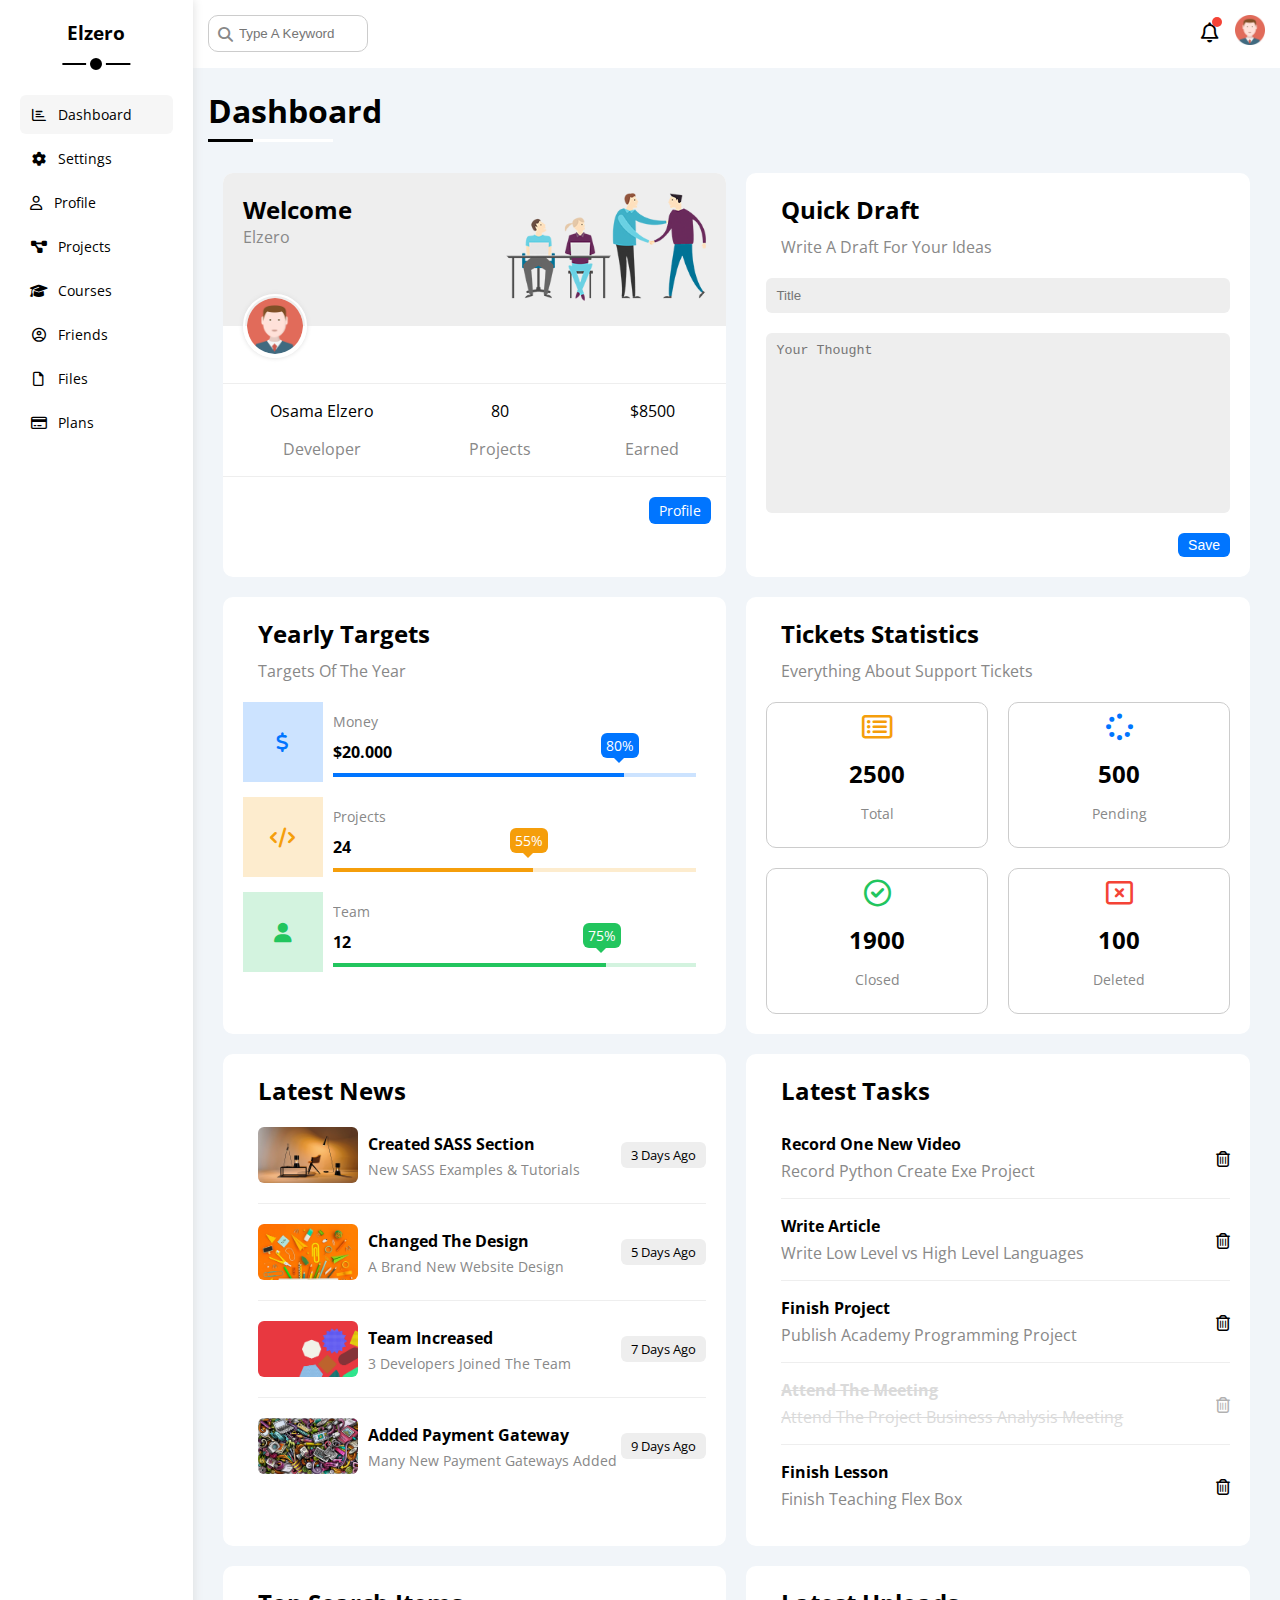
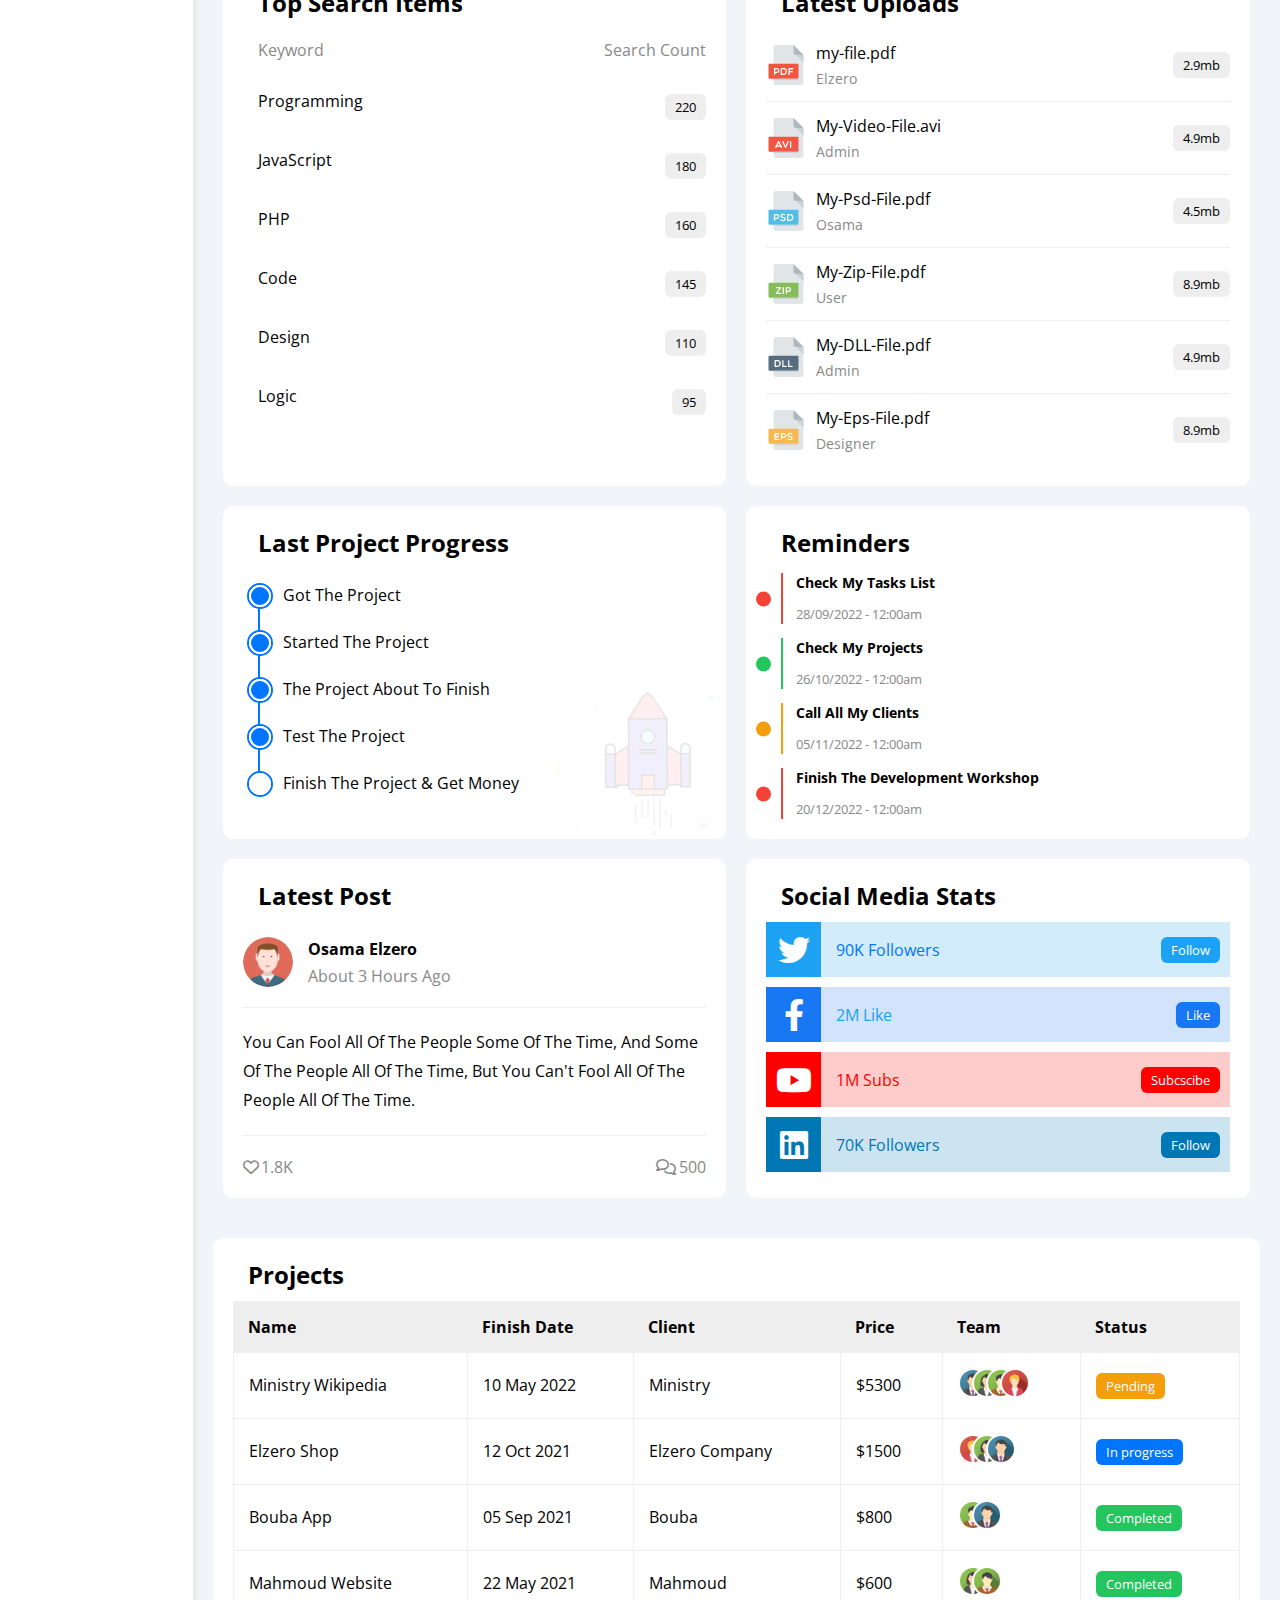
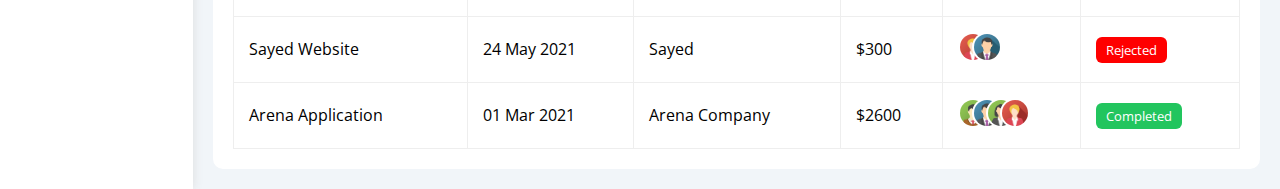
<file: index.html>
<!DOCTYPE html>
<html lang="en">

<head>
    <meta charset="UTF-8">
    <meta http-equiv="X-UA-Compatible" content="IE=edge">
    <meta name="viewport" content="width=device-width, initial-scale=1.0">
    <title>Home page</title>
    <link rel="stylesheet" href="css/framework.css">
    <link rel="stylesheet" href="css/master.css">
    <link rel="stylesheet" href="css/all.min.css">
    <link rel="preconnect" href="https://fonts.googleapis.com" />
    <link rel="preconnect" href="https://fonts.gstatic.com" crossorigin />
    <link href="https://fonts.googleapis.com/css2?family=Open+Sans:wght@300;500&display=swap" rel="stylesheet" />
</head>

<body>
    <div class="page d-flex">

        <!-- Start Sidebar-->
        <div class="sidebar bg-white p-20 p-relative">
            <h3 class="p-relative txt-c mt-0">Elzero</h3>
            <ul>
                <li>
                    <a class="active d-flex align-center fs-14 c-black rad-6 p-10" href="index.html">
                        <i class="fa-regular fa-chart-bar fa-fw "></i>
                        <span class="hide-mobile">Dashboard</span>
                    </a>

                </li>

                <li>
                    <a class="d-flex align-center fs-14 c-black rad-6 p-10" href="settings.html">
                        <i class="fa-solid fa-gear fa-fw "></i>
                        <span class="hide-mobile">Settings</span>
                    </a>

                </li>
                <li>
                    <a class="d-flex align-center fs-14 c-black rad-6 p-10" href="profile.html">
                        <i class="fa-regular fa-user "></i>
                        <span class="hide-mobile">Profile</span>
                    </a>

                </li>
                <li>
                    <a class="d-flex align-center fs-14 c-black rad-6 p-10" href="">
                        <i class="fa-solid fa-diagram-project fa-fw "></i>
                        <span class="hide-mobile">Projects</span>
                    </a>

                </li>
                <li>
                    <a class="d-flex align-center fs-14 c-black rad-6 p-10" href="courses.html">
                        <i class="fa-solid fa-graduation-cap fa-fw "></i>
                        <span class="hide-mobile">Courses</span>
                    </a>

                </li>
                <li>
                    <a class="d-flex align-center fs-14 c-black rad-6 p-10" href="friends.html">
                        <i class="fa-regular fa-circle-user fa-fw "></i>
                        <span class="hide-mobile">Friends</span>
                    </a>

                </li>
                <li>
                    <a class="d-flex align-center fs-14 c-black rad-6 p-10" href="files.html">
                        <i class="fa-regular fa-file fa-fw "></i>
                        <span class="hide-mobile">Files</span>
                    </a>

                </li>
                <li>
                    <a class="d-flex align-center fs-14 c-black rad-6 p-10" href="plans">
                        <i class="fa-regular fa-credit-card fa-fw "></i>
                        <span class="hide-mobile">Plans</span>
                    </a>

                </li>
            </ul>
        </div>
        <!-- End Sidebar-->
        <!-- Start Content-->
        <div class="content w-full">
            <!-- Start Head-->
            <div class="head bg-white p-15 between-flex">
                <div class="search-bar p-relative">
                    <input class="rad-6 p-10" type="search" placeholder="Type A Keyword">
                </div>
                <div class="icon">
                    <i class="fa-regular fa-bell fa-lg "></i>
                    <img src="images/avatar.png" alt="">
                </div>
            </div>
            <!-- End Head-->
            <h1 class="pl-15 p-relative">Dashboard</h1>
            <!--Start Wrapper-->
            <div class="wrapper d-grid gap-20 p-20">
                <div class="welcome bg-white rad-10 txt-c-mobile block-mobile">
                    <div class="intro p-20 bg-eee d-flex space-between">
                        <div>
                            <h2 class="">Welcome</h2>
                            <p class="c-grey mt-5">Elzero</p>
                        </div>
                        <div>
                            <img src="images/welcome.png" alt="">
                        </div>
                    </div>
                    <img class="avatar" src="images/avatar.png" alt="">
                    <div class="body d-flex space-around txt-c ">
                        <div>
                            <h3>Osama Elzero</h2>
                                <p class="c-grey">Developer</p>
                        </div>
                        <div>
                            <h3>80</h2>
                                <p class="c-grey">Projects</p>
                        </div>
                        <div>
                            <h3>$8500</h2>
                                <p class="c-grey">Earned</p>
                        </div>
                    </div>
                    <a class="visit d-block mt-5 rad-6 main-color fs-14 bg-blue c-white w-fit btn-shape"
                        href="profile.html">Profile</a>
                </div>


                <div class="quick-draft p-20 bg-white rad-10 txt-c-mobile block-mobile">
                    <h2 class="pl-15 mt-0 mb-10">Quick Draft</h2>
                    <p class="mt-0 mb-20 pl-15 c-grey">Write A Draft For Your Ideas</p>
                    <form action="">
                        <input class="d-block rad-6 mr-10 mb-20 bg-eee p-10 b-none w-full" type="text"
                            placeholder="Title">

                        <textarea class="d-block rad-6 mr-10 mb-20 bg-eee p-10 b-none w-full"
                            placeholder="Your Thought"></textarea>
                        <input class="save rad-6 d-block fs-14 bg-blue c-white b-none w-fit btn-shape" type="submit"
                            value="Save">
                    </form>

                </div>


                <div class="targets p-20 bg-white rad-10 block-mobile">

                    <h2 class="pl-15 mt-0 mb-10">Yearly Targets</h2>
                    <p class="mt-0 mb-20 pl-15 c-grey">Targets Of The Year</p>
                    <div class="target d-flex">
                        <div><i class="fa-solid fa-dollar-sign fa-lg c-blue blue align-center j-center "></i>
                        </div>
                        <div class="content d-flex f-columun w-full m-10">
                            <span class="c-grey fs-14 mb-10">Money</span>
                            <span class="mb-10 f-bold">$20.000</span>
                            <div class="progress blue w-full mb-10 p-relative"><span class="p-absolute bg-blue"
                                    data-attr="80%"></span>
                            </div>

                        </div>
                    </div>
                    <div class="target d-flex">
                        <div><i class="fa-solid fa-code fa-lg c-orange orange align-center j-center "></i></div>
                        <div class="content d-flex f-columun w-full m-10">
                            <span class="c-grey fs-14 mb-10">Projects</span>
                            <span class="mb-10 f-bold">24</span>
                            <div class="progress orange w-full mb-10 p-relative"><span class="p-absolute bg-orange "
                                    data-attr="55%"></span></div>

                        </div>
                    </div>
                    <div class="target d-flex">
                        <div><i class="fa-solid fa-user fa-lg c-green green align-center j-center "></i></div>
                        <div class="content d-flex f-columun w-full m-10">
                            <span class="c-grey fs-14 mb-10">Team</span>
                            <span class="mb-10 f-bold">12</span>
                            <div class="progress green w-full mb-10 p-relative"><span class="p-absolute bg-green "
                                    data-attr="75%"></span>
                            </div>

                        </div>
                    </div>


                </div>
                <div class="tickets p-20 bg-white rad-10 block-mobile">
                    <h2 class="pl-15 mt-0 mb-10">Tickets Statistics</h2>
                    <p class="mt-0 mb-20 pl-15 c-grey">Everything About Support Tickets</p>
                    <div class="boxs d-flex f-wrap gap-20">
                        <div class="content rad-10 d-flex j-center f-columun align-center">
                            <i class="fa-regular fa-rectangle-list fa-2x mb-10 c-orange w-fit "></i>
                            <h2 class="mb-0">2500</h2>
                            <p class="c-grey fs-14">Total</p>
                        </div>

                        <div class="content rad-10 d-flex j-center f-columun  align-center">
                            <i class="fa-solid fa-spinner fa-2x mb-10 c-blue w-fit"></i>
                            <h2 class="mb-0">500</h2>
                            <p class="c-grey fs-14">Pending</p>
                        </div>

                        <div class="content rad-10 d-flex j-center f-columun  align-center">
                            <i class="fa-regular fa-circle-check fa-2x mb-10 c-green w-fit"></i>
                            <h2 class="mb-0">1900</h2>
                            <p class="c-grey fs-14">Closed</p>
                        </div>

                        <div class="content rad-10 d-flex j-center f-columun  align-center">
                            <i class="fa-regular fa-rectangle-xmark fa-2x mb-10 c-red w-fit"></i>
                            <h2 class="mb-0">100</h2>
                            <p class="c-grey fs-14">Deleted</p>
                        </div>
                    </div>

                </div>
                <div class="latest-news bg-white rad-10 p-20 txt-c-mobile ">
                    <h2 class="pl-15 mt-0 mb-10">Latest News</h2>
                    <div class="news-row d-flex align-center space-between ml-15 mb-10 ">
                        <img src="images/news-01.png" class="mr-10 rad-6" alt="">
                        <div class="details block-mobile d-flex align-center space-between flex-1">
                            <div class="detail">
                                <h3 class="fs-16 mb-0">Created SASS Section</h3>
                                <p class="c-grey fs-14 mt-0 mt-5">New SASS Examples & Tutorials</p>
                            </div>
                            <div class="history">
                                <p class="btn-shape bg-eee fs-13 rad-6">3 Days Ago</p>
                            </div>
                        </div>

                    </div>

                    <div
                        class="news-row d-flex align-center block-mobile space-between ml-15 mt-10 mb-10 pt-10 border-eee">
                        <img src="images/news-02.png" class="mr-10 rad-6" alt="">
                        <div class="details block-mobile d-flex align-center space-between flex-1">
                            <div class="detail">
                                <h3 class="fs-16 mb-0">Changed The Design</h3>
                                <p class="c-grey fs-14 mt-0 mt-5">A Brand New Website Design</p>
                            </div>
                            <div class="history">
                                <p class="btn-shape bg-eee fs-13 rad-6">5 Days Ago</p>
                            </div>
                        </div>

                    </div>

                    <div
                        class="news-row d-flex align-center block-mobile space-between ml-15 mt-10 mb-10 pt-10 border-eee">
                        <img src="images/news-03.png" class="mr-10 rad-6" alt="">
                        <div class="details block-mobile d-flex align-center space-between flex-1">
                            <div class="detail">
                                <h3 class="fs-16 mb-0">Team Increased</h3>
                                <p class="c-grey fs-14 mt-0 mt-5">3 Developers Joined The Team</p>
                            </div>
                            <div class="history">
                                <p class="btn-shape bg-eee fs-13 rad-6">7 Days Ago</p>
                            </div>
                        </div>

                    </div>

                    <div
                        class="news-row d-flex align-center block-mobile space-between ml-15 mt-10 mb-10 pt-10 border-eee">
                        <img src="images/news-04.png" class="mr-10 rad-6" alt="">
                        <div class="details block-mobile d-flex align-center space-between flex-1">
                            <div class="detail">
                                <h3 class="fs-16 mb-0">Added Payment Gateway</h3>
                                <p class="c-grey fs-14 mt-0 mt-5">Many New Payment Gateways Added</p>
                            </div>
                            <div class="history">
                                <p class="btn-shape bg-eee fs-13 rad-6">9 Days Ago</p>
                            </div>
                        </div>

                    </div>





                </div>
                <div class="latest-tasks bg-white rad-10 p-20 block-mobile">
                    <h2 class="pl-15 mt-0 mb-10">Latest Tasks</h2>
                    <div class="task-row d-flex align-center space-between ml-15">
                        <div class="details">

                            <h3 class="fs-16 mb-0">Record One New Video</h3>
                            <p class="c-grey fs-16 mt-0 mt-5">Record Python Create Exe Project</p>
                        </div>
                        <i class="fa-regular fa-trash-can delete"></i>
                    </div>

                    <div class="task-row d-flex align-center space-between ml-15 border-eee">
                        <div class="details">

                            <h3 class="fs-16 mb-0">Write Article</h3>
                            <p class="c-grey fs-16 mt-0 mt-5">Write Low Level vs High Level Languages</p>
                        </div>
                        <i class="fa-regular fa-trash-can delete"></i>
                    </div>

                    <div class="task-row d-flex align-center space-between ml-15 border-eee">
                        <div class="details">

                            <h3 class="fs-16 mb-0">Finish Project</h3>
                            <p class="c-grey fs-16 mt-0 mt-5">Publish Academy Programming Project</p>
                        </div>
                        <i class="fa-regular fa-trash-can delete"></i>
                    </div>

                    <div class="task-row d-flex align-center space-between ml-15 border-eee">
                        <div class="details">

                            <h3 class="fs-16 mb-0 c-grey done" style="text-decoration: line-through;">Attend The Meeting
                            </h3>
                            <p class="c-grey fs-16 mt-0 mt-5 c-grey done" style="text-decoration: line-through;">Attend
                                The
                                Project Business Analysis Meeting</p>
                        </div>
                        <i class="fa-regular fa-trash-can done"></i>
                    </div>

                    <div class="task-row d-flex align-center space-between ml-15 border-eee">
                        <div class="details">

                            <h3 class="fs-16 mb-0">Finish Lesson</h3>
                            <p class="c-grey fs-16 mt-0 mt-5">Finish Teaching Flex Box</p>
                        </div>
                        <i class="fa-regular fa-trash-can delete"></i>
                    </div>
                </div>
                <div class="search-items bg-white rad-10 p-20">
                    <h2 class="pl-15 mt-0 mb-20">Top Search Items</h2>
                    <div class="items-head d-flex space-between">
                        <div class="pl-15 mt-0 mb-10 c-grey">Keyword</div>
                        <div class="pl-15 mt-0 mb-10 c-grey">Search Count</div>
                    </div>
                    <div class="items-row mb-10 ml-15 d-flex space-between align-center pt-10">
                        <span>Programming</span>
                        <p class="btn-shape bg-eee fs-13 rad-6 mb-0">220</p>

                    </div>

                    <div class="items-row ml-15 mb-10 d-flex space-between align-center pt-10">
                        <span>JavaScript</span>
                        <p class="btn-shape bg-eee fs-13 rad-6 mb-0">180</p>

                    </div>

                    <div class="items-row ml-15 mb-10 d-flex space-between align-center pt-10">
                        <span>PHP</span>
                        <p class="btn-shape bg-eee fs-13 rad-6 mb-0">160</p>

                    </div>

                    <div class="items-row ml-15 mb-10 d-flex space-between align-center pt-10">
                        <span>Code</span>
                        <p class="btn-shape bg-eee fs-13 rad-6 mb-0">145</p>

                    </div>

                    <div class="items-row ml-15 mb-10 d-flex space-between align-center pt-10">
                        <span>Design</span>
                        <p class="btn-shape bg-eee fs-13 rad-6 mb-0">110</p>

                    </div>

                    <div class="items-row ml-15 mb-10 d-flex space-between align-center pt-10">
                        <span>Logic</span>
                        <p class="btn-shape bg-eee fs-13 rad-6 mb-0">95</p>

                    </div>
                </div>

                <div class="latest-uploads bg-white rad-10 p-20">
                    <h2 class="pl-15 mt-0 mb-10">Latest Uploads</h2>

                    <div class="uploads-row d-flex align-center space-between mt-10 mb-10 pt-10">
                        <div class="details d-flex align-center">
                            <img src="images/pdf.svg" class="mr-10" alt="">
                            <div class="info">
                                <span>my-file.pdf</span>
                                <p class="c-grey fs-14 mb-0 mt-0 mt-5">Elzero</p>
                            </div>
                        </div>
                        <p class="btn-shape bg-eee fs-13 rad-6">2.9mb</p>

                    </div>

                    <div class="uploads-row d-flex align-center space-between mt-10 mb-10 pt-10 border-eee">
                        <div class="details d-flex align-center">
                            <img src="images/avi.svg" class="mr-10" alt="">
                            <div class="info">
                                <span>My-Video-File.avi</span>
                                <p class="c-grey fs-14 mb-0 mt-0 mt-5">Admin</p>
                            </div>
                        </div>
                        <p class="btn-shape bg-eee fs-13 rad-6">4.9mb</p>

                    </div>

                    <div class="uploads-row d-flex align-center space-between mt-10 mb-10 pt-10 border-eee">
                        <div class="details d-flex align-center">
                            <img src="images/psd.svg" class="mr-10" alt="">
                            <div class="info">
                                <span>My-Psd-File.pdf</span>
                                <p class="c-grey fs-14 mb-0 mt-0 mt-5">Osama</p>
                            </div>
                        </div>
                        <p class="btn-shape bg-eee fs-13 rad-6">4.5mb</p>

                    </div>

                    <div class="uploads-row d-flex align-center space-between mt-10 mb-10 pt-10 border-eee">
                        <div class="details d-flex align-center">
                            <img src="images/zip.svg" class="mr-10" alt="">
                            <div class="info">
                                <span>My-Zip-File.pdf</span>
                                <p class="c-grey fs-14 mb-0 mt-0 mt-5">User</p>
                            </div>
                        </div>
                        <p class="btn-shape bg-eee fs-13 rad-6">8.9mb</p>

                    </div>

                    <div class="uploads-row d-flex align-center space-between mt-10 mb-10 pt-10 border-eee">
                        <div class="details d-flex align-center">
                            <img src="images/dll.svg" class="mr-10" alt="">
                            <div class="info">
                                <span>My-DLL-File.pdf</span>
                                <p class="c-grey fs-14 mb-0 mt-0 mt-5">Admin</p>
                            </div>
                        </div>
                        <p class="btn-shape bg-eee fs-13 rad-6">4.9mb</p>

                    </div>

                    <div class="uploads-row d-flex align-center space-between mt-10 mb-10 pt-10 border-eee">
                        <div class="details d-flex align-center">
                            <img src="images/eps.svg" class="mr-10" alt="">
                            <div class="info">
                                <span>My-Eps-File.pdf</span>
                                <p class="c-grey fs-14 mb-0 mt-0 mt-5">Designer</p>
                            </div>
                        </div>
                        <p class="btn-shape bg-eee fs-13 rad-6">8.9mb</p>

                    </div>
                </div>
                <div class="last-project bg-white rad-10 p-20 p-relative">
                    <h2 class="pl-15 mt-0 mb-20">Last Project Progress</h2>
                    <img src="images/project.png" alt="">

                    <div class="project-rows pl-25 ml-25 p-relative ">

                        <div class="project-row mt-25 pl-15 p-relative"><span>Got The Project</span></div>
                        <div class="project-row mt-25 pl-15 p-relative"><span>Started The Project</span></div>
                        <div class="project-row mt-25 pl-15 p-relative"><span>The Project About To Finish</span></div>
                        <div class="project-row mt-25 pl-15 p-relative"><span>Test The Project</span></div>
                        <div class="project-row mt-25 pl-15 p-relative"><span>Finish The Project & Get Money</span>
                        </div>

                    </div>

                </div>
                <div class="reminders bg-white p-20 rad-10">
                    <h2 class="pl-15 mt-0 mb-10">Reminders</h2>
                    <div class="reminders-row pl-15 p-relative">
                        <span class="p-absolute"></span>
                        <div class="details pl-15">
                            <h3 class="mb-10 fs-14">Check My Tasks List</h3>
                            <span class="c-grey fs-13 mt-0">28/09/2022 - 12:00am</span>
                        </div>
                    </div>

                    <div class="reminders-row pl-15 p-relative">
                        <span class="p-absolute"></span>
                        <div class="details pl-15">
                            <h3 class="mb-10 fs-14">Check My Projects</h3>
                            <span class="c-grey fs-13 mt-0">26/10/2022 - 12:00am</span>
                        </div>
                    </div>

                    <div class="reminders-row pl-15 p-relative">
                        <span class="p-absolute"></span>
                        <div class="details pl-15">
                            <h3 class="mb-10 fs-14">Call All My Clients</h3>
                            <span class="c-grey fs-13 mt-0">05/11/2022 - 12:00am</span>
                        </div>
                    </div>

                    <div class="reminders-row pl-15 p-relative">
                        <span class="p-absolute"></span>
                        <div class="details pl-15">
                            <h3 class="mb-10 fs-14">Finish The Development Workshop</h3>
                            <span class="c-grey fs-13 mt-0">20/12/2022 - 12:00am</span>
                        </div>
                    </div>
                </div>
                <div class="latest-post bg-white rad-10 p-20 h-fit">
                    <h2 class="pl-15 mt-0 mb-10">Latest Post</h2>
                    <div class="top  d-flex align-center mt-25">
                        <img src="images/avatar.png" alt="">
                        <div class="info  ">
                            <h3 class="mt-0 mb-5 fs-16 pl-15">Osama Elzero</h3>
                            <span class="c-grey fs-16 mt-0 pl-15">About 3 Hours Ago</span>
                        </div>

                    </div>
                    <div class="post-content  pt-20 pb-20 mt-20 mb-20">
                        You Can Fool All Of The People Some Of The Time, And Some Of The People All Of The Time, But
                        You Can't Fool All Of The People All Of The Time.
                    </div>
                    <div class="post-state  d-flex space-between">
                        <div class="heart">
                            <i class="fa-regular fa-heart c-grey"></i>
                            <span class="c-grey">1.8K</span>
                        </div>
                        <div class="comment">
                            <i class="fa-regular fa-comments c-grey"></i>
                            <span class="c-grey pl-5">500</span>
                        </div>
                    </div>
                </div>
                <div class="social-media bg-white rad-10 p-20">
                    <h2 class="pl-15 mt-0 mb-10">Social Media Stats</h2>
                    <div class="social-media-stats">
                        <div class="social-media-row d-flex twitter mt-10">
                            <i class="fa-brands fa-twitter fa-2x  center-flex c-white h-full "></i>
                            <div class="d-flex space-between align-center flex-1 ml-15 mr-10">
                                <span class="c-blue">90K Followers</span>
                                <a class="btn-shape bg-blue c-white fs-13" href="#">Follow</a>
                            </div>
                        </div>

                        <div class="social-media-row d-flex facebook mt-10">
                            <i class="fa-brands fa-facebook-f fa-2x  center-flex c-white bg-blue h-full "></i>
                            <div class="d-flex space-between align-center flex-1 ml-15 mr-10">
                                <span>2M Like</span>
                                <a class="btn-shape c-white fs-13" href="#">Like</a>
                            </div>
                        </div>

                        <div class="social-media-row d-flex youtube mt-10">
                            <i class="fa-brands fa-youtube fa-2x  center-flex c-white bg-blue h-full "></i>
                            <div class="d-flex space-between align-center flex-1 ml-15 mr-10">
                                <span>1M Subs</span>
                                <a class="btn-shape c-white fs-13" href="#">Subcscibe</a>
                            </div>
                        </div>

                        <div class="social-media-row d-flex linkedin mt-10">
                            <i class="fa-brands fa-linkedin fa-2x  center-flex c-white bg-blue h-full "></i>
                            <div class="d-flex space-between align-center flex-1 ml-15 mr-10">
                                <span>70K Followers</span>
                                <a class="btn-shape c-white fs-13" href="#">Follow</a>
                            </div>
                        </div>



                    </div>

                </div>

            </div>
            <div class="projects bg-white p-20 m-20 rad-10">
                <h2 class="pl-15 mt-0 mb-10">Projects</h2>
                <div class="responsive-table">
                    <table cellspacing="1">
                        <thead>
                            <tr>
                                <td>Name</td>
                                <td>Finish Date</td>
                                <td>Client</td>
                                <td>Price</td>
                                <td>Team</td>
                                <td>Status</td>
                            </tr>
                        </thead>
                        <tbody>
                            <tr>
                                <td>Ministry Wikipedia</td>
                                <td>10 May 2022</td>
                                <td>Ministry</td>
                                <td>$5300</td>
                                <td><img src="images/team-01.png" alt="">
                                    <img src="images/team-02.png" alt="">
                                    <img src="images/team-03.png" alt="">
                                    <img src="images/team-05.png" alt="">
                                </td>
                                <td><span class="btn-shape bg-orange">Pending</span></td>
                            </tr>

                            <tr>
                                <td>Elzero Shop</td>
                                <td>12 Oct 2021</td>
                                <td>Elzero Company</td>
                                <td>$1500</td>
                                <td>
                                    <img src="images/team-05.png" alt="">
                                    <img src="images/team-02.png" alt="">
                                    <img src="images/team-01.png" alt="">
                                </td>
                                <td><span class="btn-shape bg-blue"> In progress</span></td>
                            </tr>

                            <tr>
                                <td>Bouba App</td>
                                <td>05 Sep 2021</td>
                                <td>Bouba</td>
                                <td>$800</td>
                                <td>
                                    <img src="images/team-03.png" alt="">
                                    <img src="images/team-01.png" alt="">
                                </td>
                                <td><Span class="btn-shape bg-green">Completed</Span></td>
                            </tr>

                            <tr>
                                <td>Mahmoud Website</td>
                                <td>22 May 2021</td>
                                <td>Mahmoud</td>
                                <td>$600</td>
                                <td>
                                    <img src="images/team-02.png" alt="">
                                    <img src="images/team-03.png" alt="">
                                </td>
                                <td><span class="btn-shape bg-green">Completed</span></td>
                            </tr>

                            <tr>
                                <td>Sayed Website</td>
                                <td>24 May 2021</td>
                                <td>Sayed</td>
                                <td>$300</td>
                                <td>
                                    <img src="images/team-05.png" alt="">
                                    <img src="images/team-01.png" alt="">
                                </td>
                                <td><span class="btn-shape bg-red">Rejected</span></td>
                            </tr>

                            <tr>
                                <td>Arena Application</td>
                                <td>01 Mar 2021</td>
                                <td>Arena Company</td>
                                <td>$2600</td>
                                <td>
                                    <img src="images/team-03.png" alt="">
                                    <img src="images/team-01.png" alt="">
                                    <img src="images/team-02.png" alt="">
                                    <img src="images/team-05.png" alt="">
                                </td>
                                <td><span class="btn-shape bg-green">Completed</span></td>
                            </tr>

                        </tbody>
                    </table>
                </div>
            </div>
            <!--End Wrapper-->
        </div>
        <!-- end Content-->
    </div>
</body>

</html>
</file>
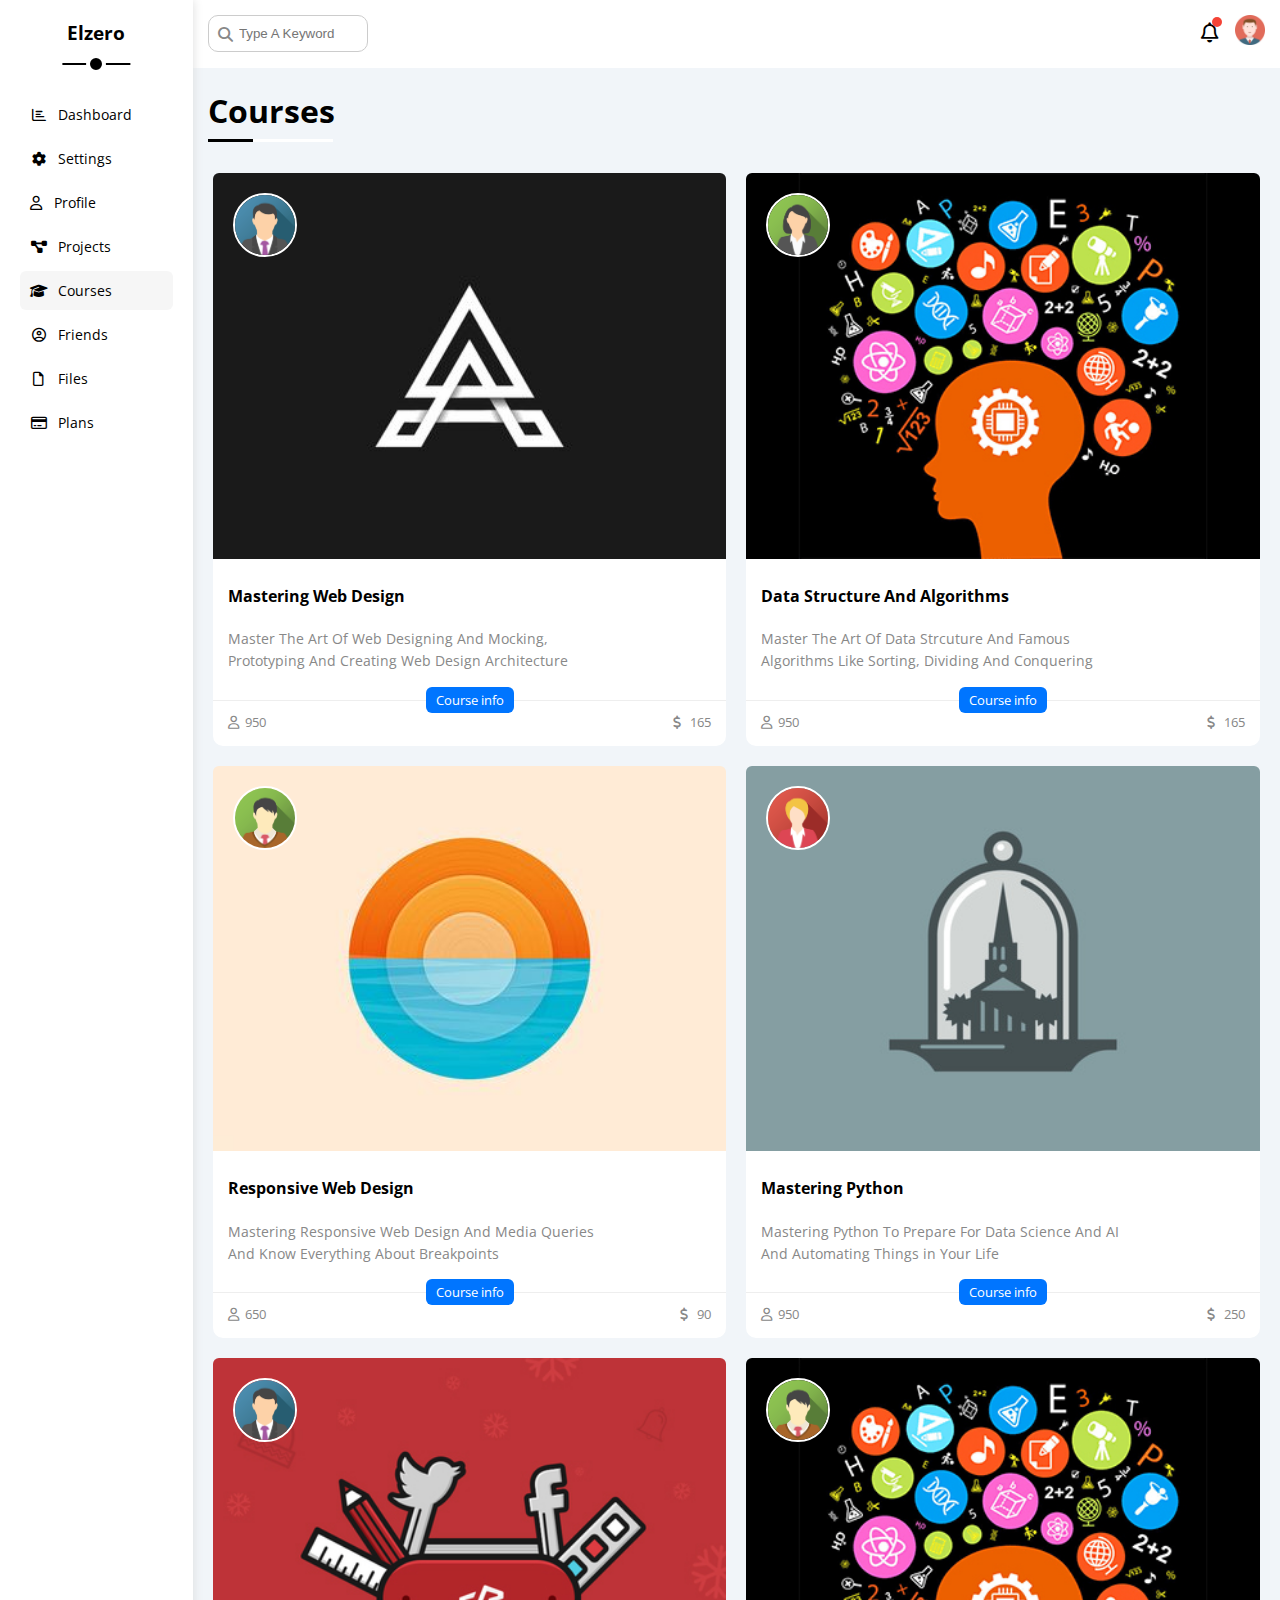
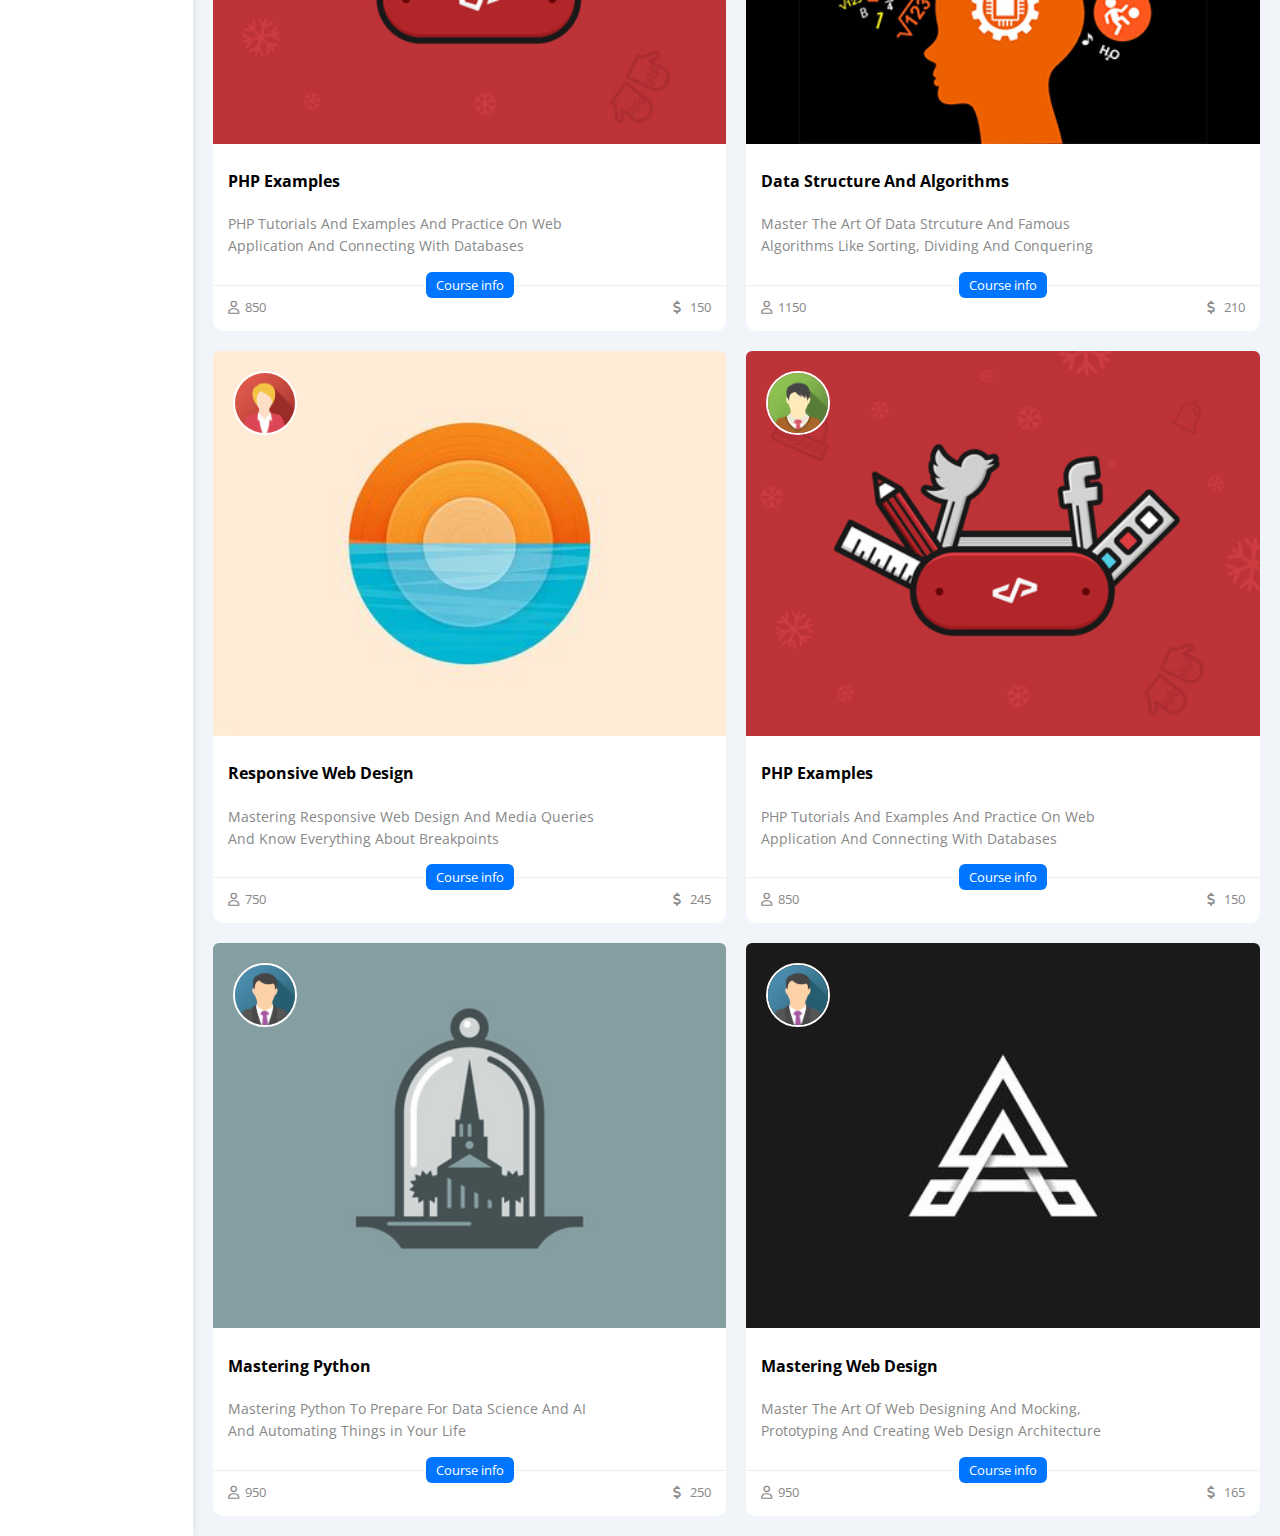
<file: courses.html>
<!DOCTYPE html>
<html lang="en">

<head>
    <meta charset="UTF-8">
    <meta http-equiv="X-UA-Compatible" content="IE=edge">
    <meta name="viewport" content="width=device-width, initial-scale=1.0">
    <title>Courses</title>
    <link rel="stylesheet" href="css/framework.css">
    <link rel="stylesheet" href="css/master.css">
    <link rel="stylesheet" href="css/all.min.css">
    <link rel="preconnect" href="https://fonts.googleapis.com" />
    <link rel="preconnect" href="https://fonts.gstatic.com" crossorigin />
    <link href="https://fonts.googleapis.com/css2?family=Open+Sans:wght@300;500&display=swap" rel="stylesheet" />
</head>

<body>
    <div class="page d-flex">

        <!-- Start Sidebar-->
        <div class="sidebar bg-white p-20 p-relative">
            <h3 class="p-relative txt-c mt-0">Elzero</h3>
            <ul>
                <li>
                    <a class="d-flex align-center fs-14 c-black rad-6 p-10" href="index.html">
                        <i class="fa-regular fa-chart-bar fa-fw "></i>
                        <span class="hide-mobile">Dashboard</span>
                    </a>

                </li>

                <li>
                    <a class="d-flex align-center fs-14 c-black rad-6 p-10" href="settings.html">
                        <i class="fa-solid fa-gear fa-fw "></i>
                        <span class="hide-mobile">Settings</span>
                    </a>

                </li>
                <li>
                    <a class="d-flex align-center fs-14 c-black rad-6 p-10" href="profile.html">
                        <i class="fa-regular fa-user "></i>
                        <span class="hide-mobile">Profile</span>
                    </a>

                </li>
                <li>
                    <a class="projects d-flex align-center fs-14 c-black rad-6 p-10" href="projects.html">
                        <i class="fa-solid fa-diagram-project fa-fw "></i>
                        <span class="hide-mobile">Projects</span>
                    </a>

                </li>
                <li>
                    <a class="active d-flex align-center fs-14 c-black rad-6 p-10" href="courses.html">
                        <i class="fa-solid fa-graduation-cap fa-fw "></i>
                        <span class="hide-mobile">Courses</span>
                    </a>

                </li>
                <li>
                    <a class="d-flex align-center fs-14 c-black rad-6 p-10" href="friends.html">
                        <i class="fa-regular fa-circle-user fa-fw "></i>
                        <span class="hide-mobile">Friends</span>
                    </a>

                </li>
                <li>
                    <a class="d-flex align-center fs-14 c-black rad-6 p-10" href="files.html">
                        <i class="fa-regular fa-file fa-fw "></i>
                        <span class="hide-mobile">Files</span>
                    </a>

                </li>
                <li>
                    <a class="d-flex align-center fs-14 c-black rad-6 p-10" href="plans.html">
                        <i class="fa-regular fa-credit-card fa-fw "></i>
                        <span class="hide-mobile">Plans</span>
                    </a>

                </li>
            </ul>
        </div>
        <!-- End Sidebar-->
        <!-- Start Content-->
        <div class="content w-full">
            <!-- Start Head-->
            <div class="head bg-white p-15 between-flex">
                <div class="search-bar p-relative">
                    <input class="rad-6 p-10" type="search" placeholder="Type A Keyword">
                </div>
                <div class="icon">
                    <i class="fa-regular fa-bell fa-lg "></i>
                    <img src="images/avatar.png" alt="">
                </div>
            </div>
            <!-- End Head-->
            <h1 class="pl-15 p-relative">Courses</h1>
            <div class="courses-page d-grid gap-20 p-20">
                <!-- Start Course section section-->
                <div class="course bg-white rad-10 txt-c-mobile block-mobile">
                    <div>
                        <img class="photo" src="images/course-01.jpg" alt="">
                        <img class="instructor" src="images/team-01.png" alt="">

                    </div>
                    <div class="information pl-15">
                        <h4>Mastering Web Design</h4>
                        <p class="c-grey fs-14 mt-15">Master The Art Of Web Designing And Mocking, Prototyping And
                            Creating Web Design Architecture</p>
                    </div>
                    <div class="btn d-flex mt-15 p-relative">
                        <span class="btn-shape bg-blue c-white fs-13"> Course info</span>
                    </div>


                    <div class="data c-grey fs-13 d-flex space-between ml-15 mr-15 mt-15 mb-15">
                        <div>
                            <i class="fa-regular fa-user"></i>
                            <span>950</span>
                        </div>
                        <div>
                            <i class="fa-solid fa-dollar-sign"></i>
                            <span>165</span>
                        </div>
                    </div>

                </div>
                <!-- End Course section section-->
                <!-- Start Course section section-->
                <div class="course bg-white rad-10 txt-c-mobile block-mobile">
                    <div>
                        <img class="photo" src="images/course-02.jpg" alt="">
                        <img class="instructor" src="images/team-02.png" alt="">

                    </div>
                    <div class="information pl-15">
                        <h4>Data Structure And Algorithms</h4>
                        <p class="c-grey fs-14 mt-15">Master The Art Of Data Strcuture And Famous Algorithms Like
                            Sorting, Dividing And Conquering</p>
                    </div>
                    <div class="btn d-flex mt-15 p-relative">
                        <span class="btn-shape bg-blue c-white fs-13"> Course info</span>
                    </div>


                    <div class="data c-grey fs-13 d-flex space-between ml-15 mr-15 mt-15 mb-15">
                        <div>
                            <i class="fa-regular fa-user"></i>
                            <span>950</span>
                        </div>
                        <div>
                            <i class="fa-solid fa-dollar-sign"></i>
                            <span>165</span>
                        </div>
                    </div>

                </div>
                <!-- End Course section section-->
                <!-- Start Course section section-->
                <div class="course bg-white rad-10 txt-c-mobile block-mobile">
                    <div>
                        <img class="photo" src="images/course-03.jpg" alt="">
                        <img class="instructor" src="images/team-03.png" alt="">

                    </div>
                    <div class="information pl-15">
                        <h4>Responsive Web Design</h4>
                        <p class="c-grey fs-14 mt-15">Mastering Responsive Web Design And Media Queries And Know
                            Everything About Breakpoints</p>
                    </div>
                    <div class="btn d-flex mt-15 p-relative">
                        <span class="btn-shape bg-blue c-white fs-13"> Course info</span>
                    </div>


                    <div class="data c-grey fs-13 d-flex space-between ml-15 mr-15 mt-15 mb-15">
                        <div>
                            <i class="fa-regular fa-user"></i>
                            <span>650</span>
                        </div>
                        <div>
                            <i class="fa-solid fa-dollar-sign"></i>
                            <span>90</span>
                        </div>
                    </div>

                </div>
                <!-- End Course section section-->
                <!-- Start Course section section-->
                <div class="course bg-white rad-10 txt-c-mobile block-mobile">
                    <div>
                        <img class="photo" src="images/course-04.jpg" alt="">
                        <img class="instructor" src="images/team-05.png" alt="">

                    </div>
                    <div class="information pl-15">
                        <h4>Mastering Python</h4>
                        <p class="c-grey fs-14 mt-15">Mastering Python To Prepare For Data Science And AI And Automating
                            Things in Your Life</p>
                    </div>
                    <div class="btn d-flex mt-15 p-relative">
                        <span class="btn-shape bg-blue c-white fs-13"> Course info</span>
                    </div>


                    <div class="data c-grey fs-13 d-flex space-between ml-15 mr-15 mt-15 mb-15">
                        <div>
                            <i class="fa-regular fa-user"></i>
                            <span>950</span>
                        </div>
                        <div>
                            <i class="fa-solid fa-dollar-sign"></i>
                            <span>250</span>
                        </div>
                    </div>

                </div>
                <!-- End Course section section-->
                <!-- Start Course section section-->
                <div class="course bg-white rad-10 txt-c-mobile block-mobile">
                    <div>
                        <img class="photo" src="images/course-05.jpg" alt="">
                        <img class="instructor" src="images/team-01.png" alt="">

                    </div>
                    <div class="information pl-15">
                        <h4>PHP Examples</h4>
                        <p class="c-grey fs-14 mt-15">PHP Tutorials And Examples And Practice On Web Application And
                            Connecting With Databases</p>
                    </div>
                    <div class="btn d-flex mt-15 p-relative">
                        <span class="btn-shape bg-blue c-white fs-13"> Course info</span>
                    </div>


                    <div class="data c-grey fs-13 d-flex space-between ml-15 mr-15 mt-15 mb-15">
                        <div>
                            <i class="fa-regular fa-user"></i>
                            <span>850</span>
                        </div>
                        <div>
                            <i class="fa-solid fa-dollar-sign"></i>
                            <span>150</span>
                        </div>
                    </div>

                </div>
                <!-- End Course section section-->
                <!-- Start Course section section-->
                <div class="course bg-white rad-10 txt-c-mobile block-mobile">
                    <div>
                        <img class="photo" src="images/course-02.jpg" alt="">
                        <img class="instructor" src="images/team-03.png" alt="">

                    </div>
                    <div class="information pl-15">
                        <h4>Data Structure And Algorithms</h4>
                        <p class="c-grey fs-14 mt-15">Master The Art Of Data Strcuture And Famous Algorithms Like
                            Sorting, Dividing And Conquering</p>
                    </div>
                    <div class="btn d-flex mt-15 p-relative">
                        <span class="btn-shape bg-blue c-white fs-13"> Course info</span>
                    </div>


                    <div class="data c-grey fs-13 d-flex space-between ml-15 mr-15 mt-15 mb-15">
                        <div>
                            <i class="fa-regular fa-user"></i>
                            <span>1150</span>
                        </div>
                        <div>
                            <i class="fa-solid fa-dollar-sign"></i>
                            <span>210</span>
                        </div>
                    </div>

                </div>
                <!-- End Course section section-->
                <!-- Start Course section section-->
                <div class="course bg-white rad-10 txt-c-mobile block-mobile">
                    <div>
                        <img class="photo" src="images/course-03.jpg" alt="">
                        <img class="instructor" src="images/team-05.png" alt="">

                    </div>
                    <div class="information pl-15">
                        <h4>Responsive Web Design</h4>
                        <p class="c-grey fs-14 mt-15">Mastering Responsive Web Design And Media Queries And Know
                            Everything About Breakpoints</p>
                    </div>
                    <div class="btn d-flex mt-15 p-relative">
                        <span class="btn-shape bg-blue c-white fs-13"> Course info</span>
                    </div>


                    <div class="data c-grey fs-13 d-flex space-between ml-15 mr-15 mt-15 mb-15">
                        <div>
                            <i class="fa-regular fa-user"></i>
                            <span>750</span>
                        </div>
                        <div>
                            <i class="fa-solid fa-dollar-sign"></i>
                            <span>245</span>
                        </div>
                    </div>

                </div>
                <!-- End Course section section-->
                <!-- Start Course section section-->
                <div class="course bg-white rad-10 txt-c-mobile block-mobile">
                    <div>
                        <img class="photo" src="images/course-05.jpg" alt="">
                        <img class="instructor" src="images/team-03.png" alt="">

                    </div>
                    <div class="information pl-15">
                        <h4>PHP Examples</h4>
                        <p class="c-grey fs-14 mt-15">PHP Tutorials And Examples And Practice On Web Application And
                            Connecting With Databases</p>
                    </div>
                    <div class="btn d-flex mt-15 p-relative">
                        <span class="btn-shape bg-blue c-white fs-13"> Course info</span>
                    </div>


                    <div class="data c-grey fs-13 d-flex space-between ml-15 mr-15 mt-15 mb-15">
                        <div>
                            <i class="fa-regular fa-user"></i>
                            <span>850</span>
                        </div>
                        <div>
                            <i class="fa-solid fa-dollar-sign"></i>
                            <span>150</span>
                        </div>
                    </div>

                </div>
                <!-- End Course section section-->
                <!-- Start Course section section-->
                <div class="course bg-white rad-10 txt-c-mobile block-mobile">
                    <div>
                        <img class="photo" src="images/course-04.jpg" alt="">
                        <img class="instructor" src="images/team-01.png" alt="">

                    </div>
                    <div class="information pl-15">
                        <h4>Mastering Python</h4>
                        <p class="c-grey fs-14 mt-15">Mastering Python To Prepare For Data Science And AI And Automating
                            Things in Your Life</p>
                    </div>
                    <div class="btn d-flex mt-15 p-relative">
                        <span class="btn-shape bg-blue c-white fs-13"> Course info</span>
                    </div>


                    <div class="data c-grey fs-13 d-flex space-between ml-15 mr-15 mt-15 mb-15">
                        <div>
                            <i class="fa-regular fa-user"></i>
                            <span>950</span>
                        </div>
                        <div>
                            <i class="fa-solid fa-dollar-sign"></i>
                            <span>250</span>
                        </div>
                    </div>

                </div>
                <!-- End Course section section-->
                <!-- Start Course section section-->
                <div class="course bg-white rad-10 txt-c-mobile block-mobile">
                    <div>
                        <img class="photo" src="images/course-01.jpg" alt="">
                        <img class="instructor" src="images/team-01.png" alt="">

                    </div>
                    <div class="information pl-15">
                        <h4>Mastering Web Design</h4>
                        <p class="c-grey fs-14 mt-15">Master The Art Of Web Designing And Mocking, Prototyping And
                            Creating Web Design Architecture</p>
                    </div>
                    <div class="btn d-flex mt-15 p-relative">
                        <span class="btn-shape bg-blue c-white fs-13"> Course info</span>
                    </div>


                    <div class="data c-grey fs-13 d-flex space-between ml-15 mr-15 mt-15 mb-15">
                        <div>
                            <i class="fa-regular fa-user"></i>
                            <span>950</span>
                        </div>
                        <div>
                            <i class="fa-solid fa-dollar-sign"></i>
                            <span>165</span>
                        </div>
                    </div>

                </div>
                <!-- End Course section section-->
</file>
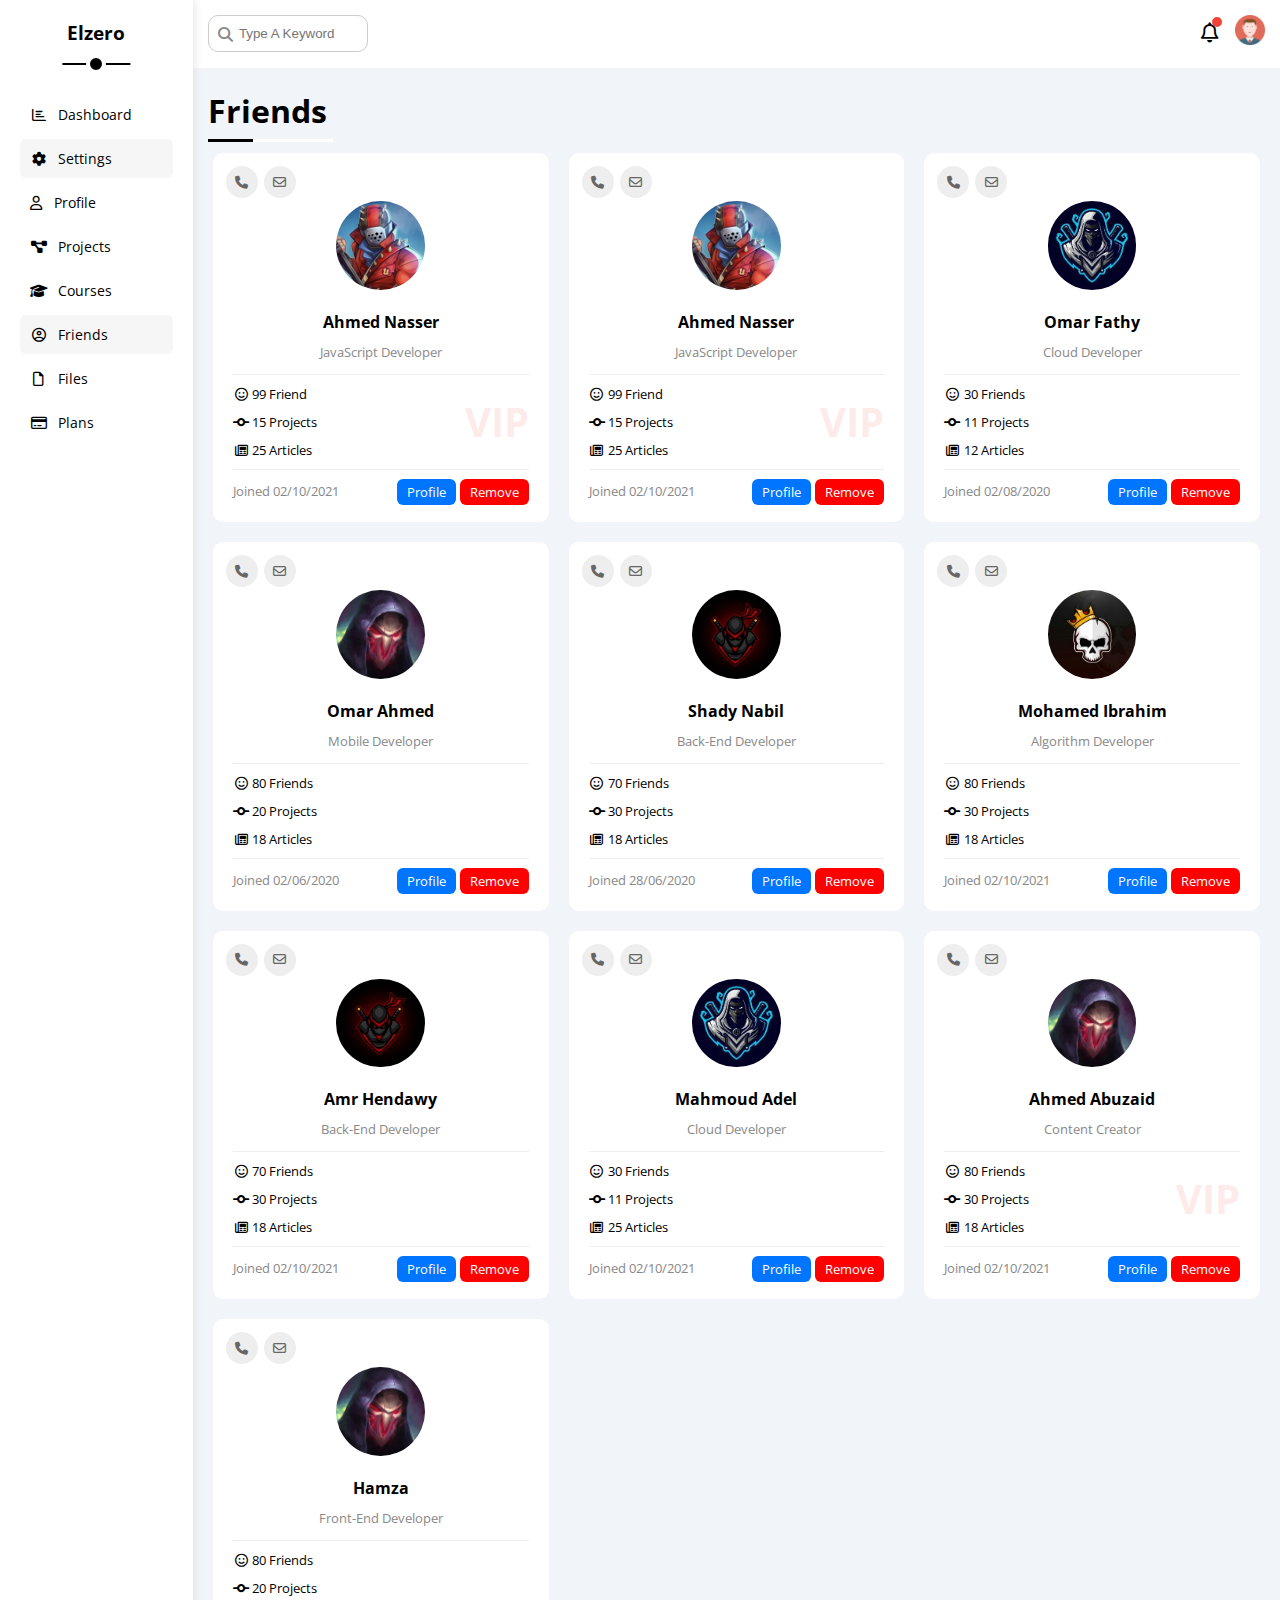
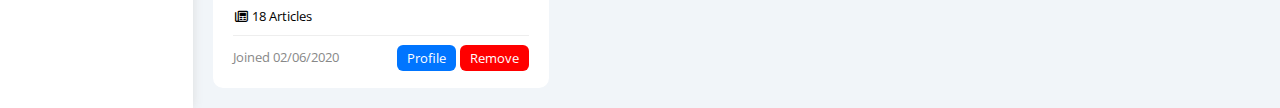
<file: friends.html>
<!DOCTYPE html>
<html lang="en">

<head>
    <meta charset="UTF-8">
    <meta http-equiv="X-UA-Compatible" content="IE=edge">
    <meta name="viewport" content="width=device-width, initial-scale=1.0">
    <title>Friends</title>
    <link rel="stylesheet" href="css/framework.css">
    <link rel="stylesheet" href="css/master.css">
    <link rel="stylesheet" href="css/all.min.css">
    <link rel="preconnect" href="https://fonts.googleapis.com" />
    <link rel="preconnect" href="https://fonts.gstatic.com" crossorigin />
    <link href="https://fonts.googleapis.com/css2?family=Open+Sans:wght@300;500&display=swap" rel="stylesheet" />
</head>

<body>
    <div class="page d-flex">

        <!-- Start Sidebar-->
        <div class="sidebar bg-white p-20 p-relative">
            <h3 class="p-relative txt-c mt-0">Elzero</h3>
            <ul>
                <li>
                    <a class="d-flex align-center fs-14 c-black rad-6 p-10" href="index.html">
                        <i class="fa-regular fa-chart-bar fa-fw "></i>
                        <span class="hide-mobile">Dashboard</span>
                    </a>

                </li>

                <li>
                    <a class="active d-flex align-center fs-14 c-black rad-6 p-10" href="settings.html">
                        <i class="fa-solid fa-gear fa-fw "></i>
                        <span class="hide-mobile">Settings</span>
                    </a>

                </li>
                <li>
                    <a class="d-flex align-center fs-14 c-black rad-6 p-10" href="profile.html">
                        <i class="fa-regular fa-user "></i>
                        <span class="hide-mobile">Profile</span>
                    </a>

                </li>
                <li>
                    <a class="d-flex align-center fs-14 c-black rad-6 p-10" href="projects.html">
                        <i class="fa-solid fa-diagram-project fa-fw "></i>
                        <span class="hide-mobile">Projects</span>
                    </a>

                </li>
                <li>
                    <a class="d-flex align-center fs-14 c-black rad-6 p-10" href="courses.html">
                        <i class="fa-solid fa-graduation-cap fa-fw "></i>
                        <span class="hide-mobile">Courses</span>
                    </a>

                </li>
                <li>
                    <a class="active d-flex align-center fs-14 c-black rad-6 p-10" href="friends.html">
                        <i class="fa-regular fa-circle-user fa-fw "></i>
                        <span class="hide-mobile">Friends</span>
                    </a>

                </li>
                <li>
                    <a class="d-flex align-center fs-14 c-black rad-6 p-10" href="files.html">
                        <i class="fa-regular fa-file fa-fw "></i>
                        <span class="hide-mobile">Files</span>
                    </a>

                </li>
                <li>
                    <a class="d-flex align-center fs-14 c-black rad-6 p-10" href="plans">
                        <i class="fa-regular fa-credit-card fa-fw "></i>
                        <span class="hide-mobile">Plans</span>
                    </a>

                </li>
            </ul>
        </div>
        <!-- End Sidebar-->
        <!-- Start Content-->
        <div class="content w-full">
            <!-- Start Head-->
            <div class="head bg-white p-15 between-flex">
                <div class="search-bar p-relative">
                    <input class="rad-6 p-10" type="search" placeholder="Type A Keyword">
                </div>
                <div class="icon">
                    <i class="fa-regular fa-bell fa-lg "></i>
                    <img src="images/avatar.png" alt="">
                </div>
            </div>
            <!-- End Head-->
            <h1 class="pl-15 p-relative">Friends</h1>
            <div class="friends-page d-grid gap-20 m-20">
                <!---->

                <!--Start Wrapper-->
                <div class="p-20 bg-white rad-10">
                    <div class="contact d-flex">
                        <i class="fa-solid fa-phone fs-13"></i>
                        <i class="fa-regular fa-envelope fs-13 c-grey"></i>
                    </div>
                    <div class="personel-info txt-c">
                        <img src="images/friend-01.jpg" alt="">
                        <h3 class="mb-0 fs-16">Ahmed Nasser</h3>
                        <p class="fs-13 c-grey mt-10">JavaScript Developer</p>
                    </div>
                    <div class="icons mt-10 mb-10 fs-13 p-relative">

                        <div class="mb-10">
                            <i class="fa-regular fa-face-smile fa-fw"></i>
                            <span> 99 Friend</span>
                        </div>
                        <div class="mb-10">
                            <i class="fa-solid fa-code-commit fa-fw"></i>
                            <span> 15 Projects</span>
                        </div>
                        <div class="mb-10">
                            <i class="fa-regular fa-newspaper fa-fw"></i>
                            <span> 25 Articles</span>
                        </div>
                        <h4 class="m-0">VIP</h4>
                    </div>
                    <div class="info d-flex align-center space-between">
                        <span class="c-grey fs-13">Joined 02/10/2021</span>
                        <div><span class="btn-shape bg-blue c-white fs-13">Profile</span>
                            <span class="btn-shape bg-red c-white fs-13">Remove</span>
                        </div>
                    </div>
                </div>

                <div class="p-20 bg-white rad-10">
                    <div class="contact d-flex">
                        <i class="fa-solid fa-phone fs-13"></i>
                        <i class="fa-regular fa-envelope fs-13 c-grey"></i>
                    </div>
                    <div class="personel-info txt-c">
                        <img src="images/friend-01.jpg" alt="">
                        <h3 class="mb-0 fs-16">Ahmed Nasser</h3>
                        <p class="fs-13 c-grey mt-10">JavaScript Developer</p>
                    </div>
                    <div class="icons mt-10 mb-10 fs-13 p-relative">

                        <div class="mb-10">
                            <i class="fa-regular fa-face-smile fa-fw"></i>
                            <span> 99 Friend</span>
                        </div>
                        <div class="mb-10">
                            <i class="fa-solid fa-code-commit fa-fw"></i>
                            <span> 15 Projects</span>
                        </div>
                        <div class="mb-10">
                            <i class="fa-regular fa-newspaper fa-fw"></i>
                            <span> 25 Articles</span>
                        </div>
                        <h4 class="m-0">VIP</h4>
                    </div>
                    <div class="info d-flex align-center space-between">
                        <span class="c-grey fs-13">Joined 02/10/2021</span>
                        <div><span class="btn-shape bg-blue c-white fs-13">Profile</span>
                            <span class="btn-shape bg-red c-white fs-13">Remove</span>
                        </div>
                    </div>
                </div>

                <div class="p-20 bg-white rad-10">
                    <div class="contact d-flex">
                        <i class="fa-solid fa-phone fs-13"></i>
                        <i class="fa-regular fa-envelope fs-13 c-grey"></i>
                    </div>
                    <div class="personel-info txt-c">
                        <img src="images/friend-02.jpg" alt="">
                        <h3 class="mb-0 fs-16">Omar Fathy</h3>
                        <p class="fs-13 c-grey mt-10">Cloud Developer</p>
                    </div>
                    <div class="icons mt-10 mb-10 fs-13 p-relative">

                        <div class="mb-10">
                            <i class="fa-regular fa-face-smile fa-fw"></i>
                            <span> 30 Friends</span>
                        </div>
                        <div class="mb-10">
                            <i class="fa-solid fa-code-commit fa-fw"></i>
                            <span> 11 Projects</span>
                        </div>
                        <div class="mb-10">
                            <i class="fa-regular fa-newspaper fa-fw"></i>
                            <span> 12 Articles</span>
                        </div>

                    </div>
                    <div class="info d-flex align-center space-between">
                        <span class="c-grey fs-13">Joined 02/08/2020</span>
                        <div><span class="btn-shape bg-blue c-white fs-13">Profile</span>
                            <span class="btn-shape bg-red c-white fs-13">Remove</span>
                        </div>
                    </div>
                </div>

                <div class="p-20 bg-white rad-10">
                    <div class="contact d-flex">
                        <i class="fa-solid fa-phone fs-13"></i>
                        <i class="fa-regular fa-envelope fs-13 c-grey"></i>
                    </div>
                    <div class="personel-info txt-c">
                        <img src="images/friend-03.jpg" alt="">
                        <h3 class="mb-0 fs-16">Omar Ahmed</h3>
                        <p class="fs-13 c-grey mt-10">Mobile Developer</p>
                    </div>
                    <div class="icons mt-10 mb-10 fs-13 p-relative">

                        <div class="mb-10">
                            <i class="fa-regular fa-face-smile fa-fw"></i>
                            <span> 80 Friends</span>
                        </div>
                        <div class="mb-10">
                            <i class="fa-solid fa-code-commit fa-fw"></i>
                            <span> 20 Projects</span>
                        </div>
                        <div class="mb-10">
                            <i class="fa-regular fa-newspaper fa-fw"></i>
                            <span> 18 Articles</span>
                        </div>

                    </div>
                    <div class="info d-flex align-center space-between">
                        <span class="c-grey fs-13">Joined 02/06/2020</span>
                        <div><span class="btn-shape bg-blue c-white fs-13">Profile</span>
                            <span class="btn-shape bg-red c-white fs-13">Remove</span>
                        </div>
                    </div>
                </div>

                <div class="p-20 bg-white rad-10">
                    <div class="contact d-flex">
                        <i class="fa-solid fa-phone fs-13"></i>
                        <i class="fa-regular fa-envelope fs-13 c-grey"></i>
                    </div>
                    <div class="personel-info txt-c">
                        <img src="images/friend-04.jpg" alt="">
                        <h3 class="mb-0 fs-16">Shady Nabil</h3>
                        <p class="fs-13 c-grey mt-10">Back-End Developer</p>
                    </div>
                    <div class="icons mt-10 mb-10 fs-13 p-relative">

                        <div class="mb-10">
                            <i class="fa-regular fa-face-smile fa-fw"></i>
                            <span> 70 Friends</span>
                        </div>
                        <div class="mb-10">
                            <i class="fa-solid fa-code-commit fa-fw"></i>
                            <span> 30 Projects</span>
                        </div>
                        <div class="mb-10">
                            <i class="fa-regular fa-newspaper fa-fw"></i>
                            <span> 18 Articles</span>
                        </div>

                    </div>
                    <div class="info d-flex align-center space-between">
                        <span class="c-grey fs-13">Joined 28/06/2020</span>
                        <div><span class="btn-shape bg-blue c-white fs-13">Profile</span>
                            <span class="btn-shape bg-red c-white fs-13">Remove</span>
                        </div>
                    </div>
                </div>

                <div class="p-20 bg-white rad-10">
                    <div class="contact d-flex">
                        <i class="fa-solid fa-phone fs-13"></i>
                        <i class="fa-regular fa-envelope fs-13 c-grey"></i>
                    </div>
                    <div class="personel-info txt-c">
                        <img src="images/friend-05.jpg" alt="">
                        <h3 class="mb-0 fs-16">Mohamed Ibrahim</h3>
                        <p class="fs-13 c-grey mt-10">Algorithm Developer</p>
                    </div>
                    <div class="icons mt-10 mb-10 fs-13 p-relative">

                        <div class="mb-10">
                            <i class="fa-regular fa-face-smile fa-fw"></i>
                            <span> 80 Friends</span>
                        </div>
                        <div class="mb-10">
                            <i class="fa-solid fa-code-commit fa-fw"></i>
                            <span> 30 Projects</span>
                        </div>
                        <div class="mb-10">
                            <i class="fa-regular fa-newspaper fa-fw"></i>
                            <span> 18 Articles</span>
                        </div>

                    </div>
                    <div class="info d-flex align-center space-between">
                        <span class="c-grey fs-13">Joined 02/10/2021</span>
                        <div><span class="btn-shape bg-blue c-white fs-13">Profile</span>
                            <span class="btn-shape bg-red c-white fs-13">Remove</span>
                        </div>
                    </div>
                </div>

                <div class="p-20 bg-white rad-10">
                    <div class="contact d-flex">
                        <i class="fa-solid fa-phone fs-13"></i>
                        <i class="fa-regular fa-envelope fs-13 c-grey"></i>
                    </div>
                    <div class="personel-info txt-c">
                        <img src="images/friend-04.jpg" alt="">
                        <h3 class="mb-0 fs-16">Amr Hendawy</h3>
                        <p class="fs-13 c-grey mt-10">Back-End Developer</p>
                    </div>
                    <div class="icons mt-10 mb-10 fs-13 p-relative">

                        <div class="mb-10">
                            <i class="fa-regular fa-face-smile fa-fw"></i>
                            <span> 70 Friends</span>
                        </div>
                        <div class="mb-10">
                            <i class="fa-solid fa-code-commit fa-fw"></i>
                            <span> 30 Projects</span>
                        </div>
                        <div class="mb-10">
                            <i class="fa-regular fa-newspaper fa-fw"></i>
                            <span> 18 Articles</span>
                        </div>

                    </div>
                    <div class="info d-flex align-center space-between">
                        <span class="c-grey fs-13">Joined 02/10/2021</span>
                        <div><span class="btn-shape bg-blue c-white fs-13">Profile</span>
                            <span class="btn-shape bg-red c-white fs-13">Remove</span>
                        </div>
                    </div>
                </div>

                <div class="p-20 bg-white rad-10">
                    <div class="contact d-flex">
                        <i class="fa-solid fa-phone fs-13"></i>
                        <i class="fa-regular fa-envelope fs-13 c-grey"></i>
                    </div>
                    <div class="personel-info txt-c">
                        <img src="images/friend-02.jpg" alt="">
                        <h3 class="mb-0 fs-16">Mahmoud Adel</h3>
                        <p class="fs-13 c-grey mt-10">Cloud Developer</p>
                    </div>
                    <div class="icons mt-10 mb-10 fs-13 p-relative">

                        <div class="mb-10">
                            <i class="fa-regular fa-face-smile fa-fw"></i>
                            <span> 30 Friends</span>
                        </div>
                        <div class="mb-10">
                            <i class="fa-solid fa-code-commit fa-fw"></i>
                            <span> 11 Projects</span>
                        </div>
                        <div class="mb-10">
                            <i class="fa-regular fa-newspaper fa-fw"></i>
                            <span> 25 Articles</span>
                        </div>

                    </div>
                    <div class="info d-flex align-center space-between">
                        <span class="c-grey fs-13">Joined 02/10/2021</span>
                        <div><span class="btn-shape bg-blue c-white fs-13">Profile</span>
                            <span class="btn-shape bg-red c-white fs-13">Remove</span>
                        </div>
                    </div>
                </div>

                <div class="p-20 bg-white rad-10">
                    <div class="contact d-flex">
                        <i class="fa-solid fa-phone fs-13"></i>
                        <i class="fa-regular fa-envelope fs-13 c-grey"></i>
                    </div>
                    <div class="personel-info txt-c">
                        <img src="images/friend-03.jpg" alt="">
                        <h3 class="mb-0 fs-16">Ahmed Abuzaid</h3>
                        <p class="fs-13 c-grey mt-10">Content Creator</p>
                    </div>
                    <div class="icons mt-10 mb-10 fs-13 p-relative">

                        <div class="mb-10">
                            <i class="fa-regular fa-face-smile fa-fw"></i>
                            <span> 80 Friends</span>
                        </div>
                        <div class="mb-10">
                            <i class="fa-solid fa-code-commit fa-fw"></i>
                            <span> 30 Projects</span>
                        </div>
                        <div class="mb-10">
                            <i class="fa-regular fa-newspaper fa-fw"></i>
                            <span> 18 Articles</span>
                        </div>
                        <h4 class="m-0">VIP</h4>
                    </div>
                    <div class="info d-flex align-center space-between">
                        <span class="c-grey fs-13">Joined 02/10/2021</span>
                        <div><span class="btn-shape bg-blue c-white fs-13">Profile</span>
                            <span class="btn-shape bg-red c-white fs-13">Remove</span>
                        </div>
                    </div>
                </div>
                <div class="p-20 bg-white rad-10">
                    <div class="contact d-flex">
                        <i class="fa-solid fa-phone fs-13"></i>
                        <i class="fa-regular fa-envelope fs-13 c-grey"></i>
                    </div>
                    <div class="personel-info txt-c">
                        <img src="images/friend-03.jpg" alt="">
                        <h3 class="mb-0 fs-16">Hamza</h3>
                        <p class="fs-13 c-grey mt-10">Front-End Developer</p>
                    </div>
                    <div class="icons mt-10 mb-10 fs-13 p-relative">

                        <div class="mb-10">
                            <i class="fa-regular fa-face-smile fa-fw"></i>
                            <span> 80 Friends</span>
                        </div>
                        <div class="mb-10">
                            <i class="fa-solid fa-code-commit fa-fw"></i>
                            <span> 20 Projects</span>
                        </div>
                        <div class="mb-10">
                            <i class="fa-regular fa-newspaper fa-fw"></i>
                            <span> 18 Articles</span>
                        </div>

                    </div>
                    <div class="info d-flex align-center space-between">
                        <span class="c-grey fs-13">Joined 02/06/2020</span>
                        <div><span class="btn-shape bg-blue c-white fs-13">Profile</span>
                            <span class="btn-shape bg-red c-white fs-13">Remove</span>
                        </div>
                    </div>
                </div>





                <!--End Wrapper-->
            </div>
            <!-- end Content-->
        </div>
</body>

</html>
</file>
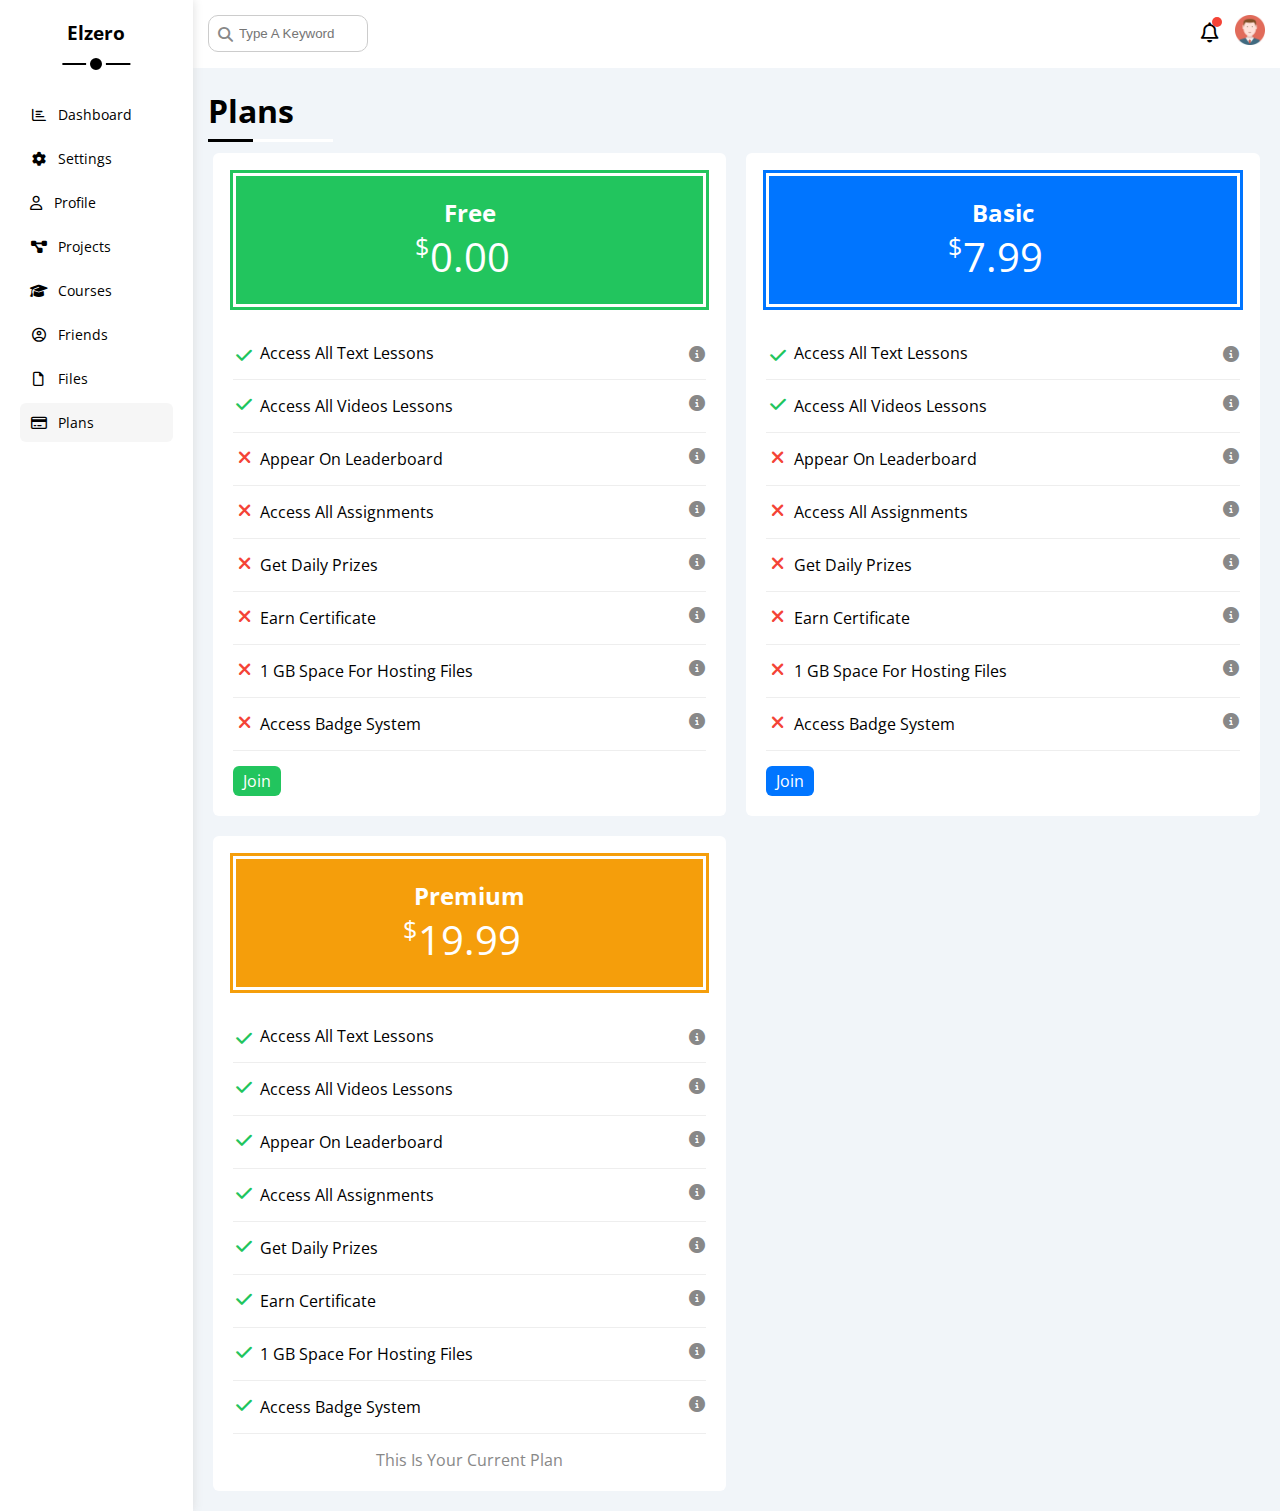
<file: plans.html>
<!DOCTYPE html>
<html lang="en">

<head>
    <meta charset="UTF-8">
    <meta http-equiv="X-UA-Compatible" content="IE=edge">
    <meta name="viewport" content="width=device-width, initial-scale=1.0">
    <title>Plans</title>
    <link rel="stylesheet" href="css/framework.css">
    <link rel="stylesheet" href="css/master.css">
    <link rel="stylesheet" href="css/all.min.css">
    <link rel="preconnect" href="https://fonts.googleapis.com" />
    <link rel="preconnect" href="https://fonts.gstatic.com" crossorigin />
    <link href="https://fonts.googleapis.com/css2?family=Open+Sans:wght@300;500&display=swap" rel="stylesheet" />
</head>

<body>
    <div class="page d-flex">

        <!-- Start Sidebar-->
        <div class="sidebar bg-white p-20 p-relative">
            <h3 class="p-relative txt-c mt-0">Elzero</h3>
            <ul>
                <li>
                    <a class="d-flex align-center fs-14 c-black rad-6 p-10" href="index.html">
                        <i class="fa-regular fa-chart-bar fa-fw "></i>
                        <span class="hide-mobile">Dashboard</span>
                    </a>

                </li>

                <li>
                    <a class="d-flex align-center fs-14 c-black rad-6 p-10" href="settings.html">
                        <i class="fa-solid fa-gear fa-fw "></i>
                        <span class="hide-mobile">Settings</span>
                    </a>

                </li>
                <li>
                    <a class="d-flex align-center fs-14 c-black rad-6 p-10" href="profile.html">
                        <i class="fa-regular fa-user "></i>
                        <span class="hide-mobile">Profile</span>
                    </a>

                </li>
                <li>
                    <a class="d-flex align-center fs-14 c-black rad-6 p-10" href="projects.html">
                        <i class="fa-solid fa-diagram-project fa-fw "></i>
                        <span class="hide-mobile">Projects</span>
                    </a>

                </li>
                <li>
                    <a class="d-flex align-center fs-14 c-black rad-6 p-10" href="courses.html">
                        <i class="fa-solid fa-graduation-cap fa-fw "></i>
                        <span class="hide-mobile">Courses</span>
                    </a>

                </li>
                <li>
                    <a class="d-flex align-center fs-14 c-black rad-6 p-10" href="friends.html">
                        <i class="fa-regular fa-circle-user fa-fw "></i>
                        <span class="hide-mobile">Friends</span>
                    </a>

                </li>
                <li>
                    <a class="d-flex align-center fs-14 c-black rad-6 p-10" href="files.html">
                        <i class="fa-regular fa-file fa-fw "></i>
                        <span class="hide-mobile">Files</span>
                    </a>

                </li>
                <li>
                    <a class="active  d-flex align-center fs-14 c-black rad-6 p-10" href="plans.html">
                        <i class="fa-regular fa-credit-card fa-fw "></i>
                        <span class="hide-mobile">Plans</span>
                    </a>

                </li>
            </ul>
        </div>
        <!-- End Sidebar-->
        <!-- Start Content-->
        <div class="content w-full">
            <!-- Start Head-->
            <div class="head bg-white p-15 between-flex">
                <div class="search-bar p-relative">
                    <input class="rad-6 p-10" type="search" placeholder="Type A Keyword">
                </div>
                <div class="icon">
                    <i class="fa-regular fa-bell fa-lg "></i>
                    <img src="images/avatar.png" alt="">
                </div>
            </div>
            <!-- End Head-->
            <h1 class="pl-15 p-relative">Plans</h1>
            <div class="plans-page d-grid gap-20 m-20">

                <!--Start Wrapper-->


                <div class="plans p-20 rad-6 d-flex p-20 bg-white">
                    <div class="head c-white  bg-green txt-c p-20">
                        <h2 class="m-0 ">Free</h2>
                        <div class="price p-relative"><span class="m-0">$</span>0.00</div>
                    </div>
                    <div class="content pt-20 ">
                        <div class="d-flex align-center pt-15 pb-15">
                            <i class="c-green fa-solid fa-check fa-fw yes fs-18"></i>
                            <span>Access All Text Lessons</span>
                            <i class="c-grey fa-solid fa-circle-info help"></i>
                        </div>

                        <div class="d-flex align-cente pt-15 pb-15">
                            <i class="c-green fa-solid fa-check fa-fw yes fs-18"></i>
                            <span>Access All Videos Lessons</span>
                            <i class="c-grey fa-solid fa-circle-info help"></i>
                        </div>

                        <div class="d-flex align-cente pt-15 pb-15">
                            <i class="c-red fa-solid fa-xmark fa-fw fs-18"></i>
                            <span>Appear On Leaderboard</span>
                            <i class="c-grey fa-solid fa-circle-info help"></i>
                        </div>

                        <div class="d-flex align-cente pt-15 pb-15">
                            <i class="c-red fa-solid fa-xmark fa-fw fs-18"></i>
                            <span>
                                Access All Assignments</span>
                            <i class="c-grey fa-solid fa-circle-info help"></i>
                        </div>

                        <div class="d-flex align-cente pt-15 pb-15">
                            <i class="c-red fa-solid fa-xmark fa-fw fs-18"></i>
                            <span>
                                Get Daily Prizes</span>
                            <i class="c-grey fa-solid fa-circle-info help"></i>
                        </div>

                        <div class="d-flex align-cente pt-15 pb-15">
                            <i class="c-red fa-solid fa-xmark fa-fw fs-18"></i>
                            <span>
                                Earn Certificate</span>
                            <i class="c-grey fa-solid fa-circle-info help"></i>
                        </div>

                        <div class="d-flex align-cente pt-15 pb-15">
                            <i class="c-red fa-solid fa-xmark fa-fw fs-18"></i>
                            <span>1 GB Space For Hosting Files</span>
                            <i class="c-grey fa-solid fa-circle-info help"></i>
                        </div>

                        <div class="d-flex align-cente pt-15 pb-15">
                            <i class="c-red fa-solid fa-xmark fa-fw fs-18"></i>
                            <span>Access Badge System</span>
                            <i class="c-grey fa-solid fa-circle-info help"></i>
                        </div>



                    </div>
                    <a href="" class="bg-green c-white btn-shape"> Join</a>
                </div>


                <div class="plans p-20 rad-6 d-flex p-20 bg-white">
                    <div class="head c-white bg-blue txt-c p-20">
                        <h2 class="m-0 ">Basic</h2>
                        <div class="price p-relative"><span class="m-0">$</span>7.99</div>
                    </div>
                    <div class="content pt-20 ">
                        <div class="d-flex align-center pt-15 pb-15">
                            <i class="c-green fa-solid fa-check fa-fw yes fs-18"></i>
                            <span>Access All Text Lessons</span>
                            <i class="c-grey fa-solid fa-circle-info help"></i>
                        </div>

                        <div class="d-flex align-cente pt-15 pb-15">
                            <i class="c-green fa-solid fa-check fa-fw yes fs-18"></i>
                            <span>Access All Videos Lessons</span>
                            <i class="c-grey fa-solid fa-circle-info help"></i>
                        </div>

                        <div class="d-flex align-cente pt-15 pb-15">
                            <i class="c-red fa-solid fa-xmark fa-fw fs-18"></i>
                            <span>Appear On Leaderboard</span>
                            <i class="c-grey fa-solid fa-circle-info help"></i>
                        </div>

                        <div class="d-flex align-cente pt-15 pb-15">
                            <i class="c-red fa-solid fa-xmark fa-fw fs-18"></i>
                            <span>
                                Access All Assignments</span>
                            <i class="c-grey fa-solid fa-circle-info help"></i>
                        </div>

                        <div class="d-flex align-cente pt-15 pb-15">
                            <i class="c-red fa-solid fa-xmark fa-fw fs-18"></i>
                            <span>
                                Get Daily Prizes</span>
                            <i class="c-grey fa-solid fa-circle-info help"></i>
                        </div>

                        <div class="d-flex align-cente pt-15 pb-15">
                            <i class="c-red fa-solid fa-xmark fa-fw fs-18"></i>
                            <span>
                                Earn Certificate</span>
                            <i class="c-grey fa-solid fa-circle-info help"></i>
                        </div>

                        <div class="d-flex align-cente pt-15 pb-15">
                            <i class="c-red fa-solid fa-xmark fa-fw fs-18"></i>
                            <span>1 GB Space For Hosting Files</span>
                            <i class="c-grey fa-solid fa-circle-info help"></i>
                        </div>

                        <div class="d-flex align-cente pt-15 pb-15">
                            <i class="c-red fa-solid fa-xmark fa-fw fs-18"></i>
                            <span>Access Badge System</span>
                            <i class="c-grey fa-solid fa-circle-info help"></i>
                        </div>



                    </div>
                    <a href="" class="bg-blue c-white btn-shape"> Join</a>
                </div>


                <div class="plans p-20 rad-6 d-flex p-20 bg-white">
                    <div class="head c-white  bg-orange txt-c p-20">
                        <h2 class="m-0 ">Premium</h2>
                        <div class="price p-relative"><span class="m-0">$</span>19.99</div>
                    </div>
                    <div class="content pt-20 ">
                        <div class="d-flex align-center pt-15 pb-15">
                            <i class="c-green fa-solid fa-check fa-fw yes fs-18"></i>
                            <span>Access All Text Lessons</span>
                            <i class="c-grey fa-solid fa-circle-info help"></i>
                        </div>

                        <div class="d-flex align-cente pt-15 pb-15">
                            <i class="c-green fa-solid fa-check fa-fw yes fs-18"></i>
                            <span>Access All Videos Lessons</span>
                            <i class="c-grey fa-solid fa-circle-info help"></i>
                        </div>

                        <div class="d-flex align-cente pt-15 pb-15">
                            <i class="c-green fa-solid fa-check fa-fw yes fs-18"></i>
                            <span>Appear On Leaderboard</span>
                            <i class="c-grey fa-solid fa-circle-info help"></i>
                        </div>

                        <div class="d-flex align-cente pt-15 pb-15">
                            <i class="c-green fa-solid fa-check fa-fw yes fs-18"></i>
                            <span>
                                Access All Assignments</span>
                            <i class="c-grey fa-solid fa-circle-info help"></i>
                        </div>

                        <div class="d-flex align-cente pt-15 pb-15">
                            <i class="c-green fa-solid fa-check fa-fw yes fs-18"></i>
                            <span>
                                Get Daily Prizes</span>
                            <i class="c-grey fa-solid fa-circle-info help"></i>
                        </div>

                        <div class="d-flex align-cente pt-15 pb-15">
                            <i class="c-green fa-solid fa-check fa-fw yes fs-18"></i>
                            <span>
                                Earn Certificate</span>
                            <i class="c-grey fa-solid fa-circle-info help"></i>
                        </div>

                        <div class="d-flex align-cente pt-15 pb-15">
                            <i class="c-green fa-solid fa-check fa-fw yes fs-18"></i>
                            <span>1 GB Space For Hosting Files</span>
                            <i class="c-grey fa-solid fa-circle-info help"></i>
                        </div>

                        <div class="d-flex align-cente pt-15 pb-15">
                            <i class="c-green fa-solid fa-check fa-fw yes fs-18"></i>
                            <span>Access Badge System</span>
                            <i class="c-grey fa-solid fa-circle-info help"></i>
                        </div>



                    </div>

                    <span class="c-grey pt-15">This Is Your Current Plan</span>
                </div>

                <!--End Wrapper-->
            </div>
        </div>
    </div>
</body>

</html>
</file>
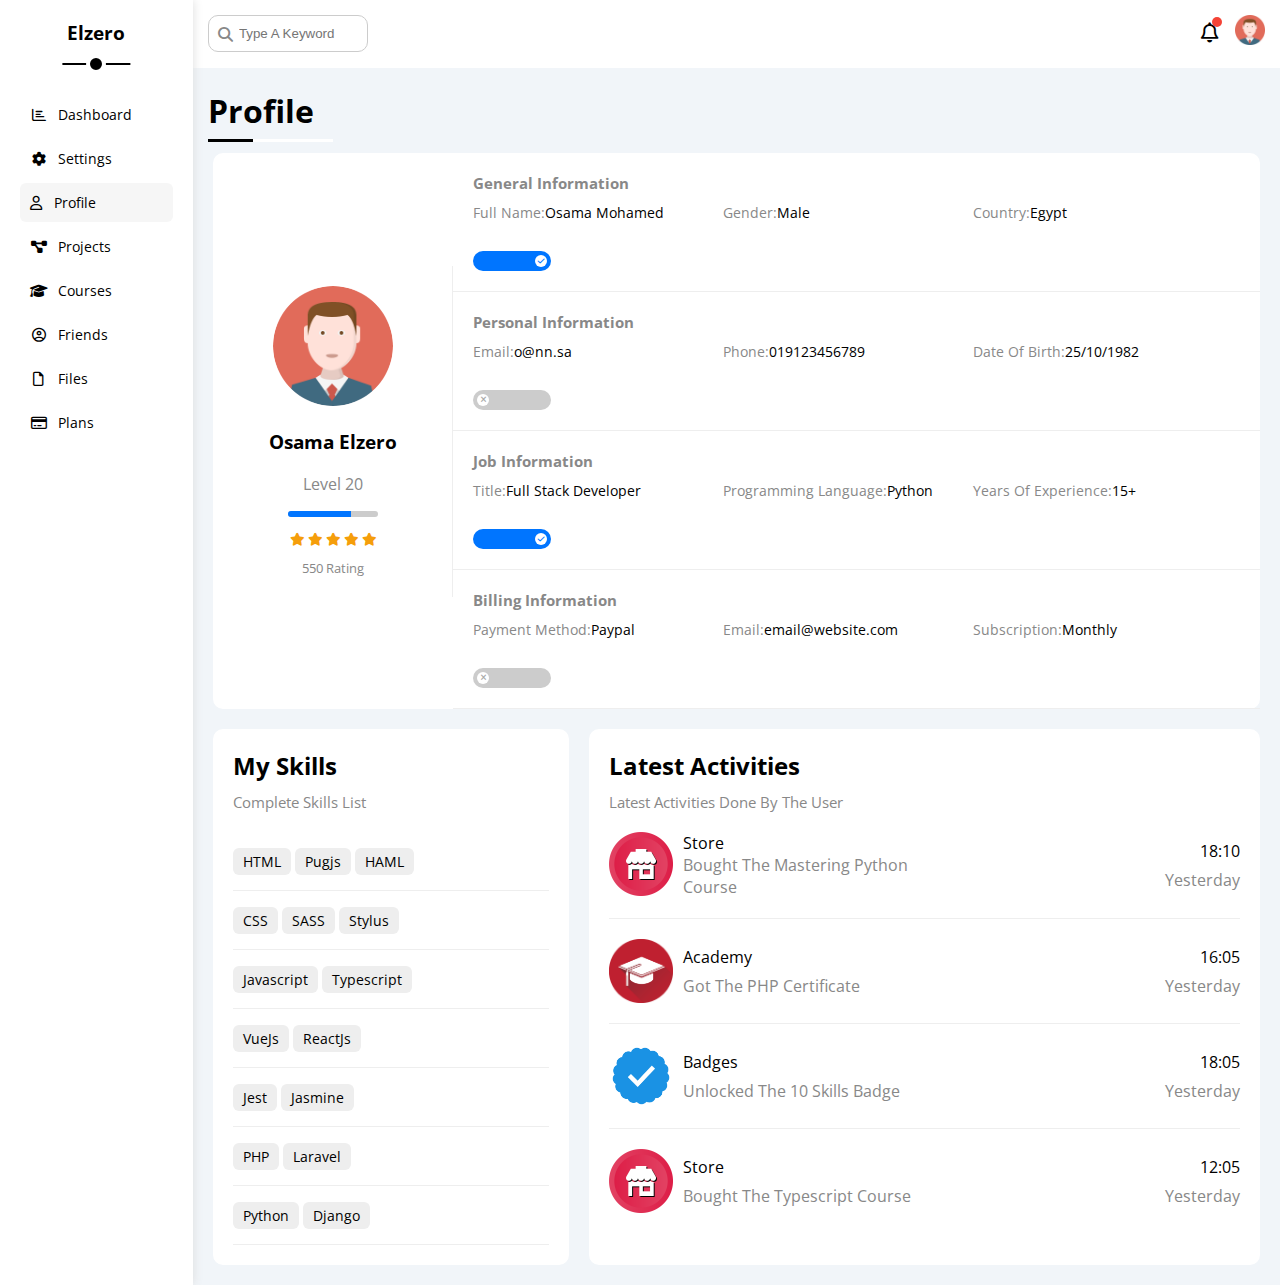
<file: profile.html>
<!DOCTYPE html>
<html lang="en">

<head>
    <meta charset="UTF-8">
    <meta http-equiv="X-UA-Compatible" content="IE=edge">
    <meta name="viewport" content="width=device-width, initial-scale=1.0">
    <title>Profile</title>
    <link rel="stylesheet" href="css/framework.css">
    <link rel="stylesheet" href="css/master.css">
    <link rel="stylesheet" href="css/all.min.css">
    <link rel="preconnect" href="https://fonts.googleapis.com" />
    <link rel="preconnect" href="https://fonts.gstatic.com" crossorigin />
    <link href="https://fonts.googleapis.com/css2?family=Open+Sans:wght@300;500&display=swap" rel="stylesheet" />
</head>

<body>
    <div class="page d-flex">

        <!-- Start Sidebar-->
        <div class="sidebar bg-white p-20 p-relative">
            <h3 class="p-relative txt-c mt-0">Elzero</h3>
            <ul>
                <li>
                    <a class="d-flex align-center fs-14 c-black rad-6 p-10" href="index.html">
                        <i class="fa-regular fa-chart-bar fa-fw "></i>
                        <span class="hide-mobile">Dashboard</span>
                    </a>

                </li>

                <li>
                    <a class="d-flex align-center fs-14 c-black rad-6 p-10" href="settings.html">
                        <i class="fa-solid fa-gear fa-fw "></i>
                        <span class="hide-mobile">Settings</span>
                    </a>

                </li>
                <li>
                    <a class="active d-flex align-center fs-14 c-black rad-6 p-10" href="profile.html">
                        <i class="fa-regular fa-user "></i>
                        <span class="hide-mobile">Profile</span>
                    </a>

                </li>
                <li>
                    <a class="d-flex align-center fs-14 c-black rad-6 p-10" href="projects.html">
                        <i class="fa-solid fa-diagram-project fa-fw "></i>
                        <span class="hide-mobile">Projects</span>
                    </a>

                </li>
                <li>
                    <a class="d-flex align-center fs-14 c-black rad-6 p-10" href="courses.html">
                        <i class="fa-solid fa-graduation-cap fa-fw "></i>
                        <span class="hide-mobile">Courses</span>
                    </a>

                </li>
                <li>
                    <a class="d-flex align-center fs-14 c-black rad-6 p-10" href="friends.html">
                        <i class="fa-regular fa-circle-user fa-fw "></i>
                        <span class="hide-mobile">Friends</span>
                    </a>

                </li>
                <li>
                    <a class="d-flex align-center fs-14 c-black rad-6 p-10" href="files.html">
                        <i class="fa-regular fa-file fa-fw "></i>
                        <span class="hide-mobile">Files</span>
                    </a>

                </li>
                <li>
                    <a class="d-flex align-center fs-14 c-black rad-6 p-10" href="plans.html">
                        <i class="fa-regular fa-credit-card fa-fw "></i>
                        <span class="hide-mobile">Plans</span>
                    </a>

                </li>
            </ul>
        </div>
        <!-- End Sidebar-->
        <!-- Start Content-->
        <div class="content w-full">
            <!-- Start Head-->
            <div class="head bg-white p-15 between-flex">
                <div class="search-bar p-relative">
                    <input class="rad-6 p-10" type="search" placeholder="Type A Keyword">
                </div>
                <div class="icon">
                    <i class="fa-regular fa-bell fa-lg "></i>
                    <img src="images/avatar.png" alt="">
                </div>
            </div>
            <!-- End Head-->
            <h1 class="pl-15 p-relative">Profile</h1>
            <div class=" settings-page gap-20 m-20">
                <!---->

                <!--Start Wrapper-->
                <div class="overview bg-white rad-10 d-flex align-center">
                    <div class="avatar-box txt-c">
                        <img src="images/avatar.png" alt="">
                        <h3>Osama Elzero</h3>
                        <p class="c-grey">Level 20</p>
                        <span class="d-block rad-6"></span>
                        <div class="rating mt-10 mb-10">
                            <i class="fa-solid fa-star c-orange fs-13"></i>
                            <i class="fa-solid fa-star c-orange fs-13"></i>
                            <i class="fa-solid fa-star c-orange fs-13"></i>
                            <i class="fa-solid fa-star c-orange fs-13"></i>
                            <i class="fa-solid fa-star c-orange fs-13"></i>
                        </div>
                        <p class="c-grey m-0 fs-13">550 Rating</p>
                    </div>
                    <div class="info-box w-full txt-c-mobile">


                        <div class="box p-20 d-flex align-center">
                            <h4 class="c-grey fs-15 m-0 w-full">General Information</h4>

                            <div class="fs-14">
                                <span class="c-grey">Full Name: </span>
                                <span>Osama Mohamed </span>
                            </div>
                            <div class="fs-14">
                                <span class="c-grey">Gender: </span>
                                <span>Male</span>
                            </div>
                            <div class="fs-14">
                                <span class="c-grey">Country: </span>
                                <span>Egypt</span>
                            </div>

                            <div class="fs-14">
                                <label>
                                    <input class="toggle-checkbox" type="checkbox" type="checkbox" checked>
                                    <div class="toggle-switch"></div>
                                </label>
                            </div>


                        </div>

                        <div class="box p-20 d-flex align-center">
                            <h4 class="c-grey fs-15 m-0 w-full">Personal Information</h4>

                            <div class="fs-14">
                                <span class="c-grey">Email: </span>
                                <span>o@nn.sa</span>
                            </div>
                            <div class="fs-14">
                                <span class="c-grey">Phone: </span>
                                <span>019123456789</span>
                            </div>
                            <div class="fs-14">
                                <span class="c-grey">Date Of Birth: </span>
                                <span>25/10/1982</span>
                            </div>

                            <div class="fs-14">
                                <label>
                                    <input class="toggle-checkbox" type="checkbox" type="checkbox">
                                    <div class="toggle-switch"></div>
                                </label>
                            </div>

                        </div>

                        <div class="box p-20 d-flex align-center">
                            <h4 class="c-grey fs-15 m-0 w-full">Job Information</h4>

                            <div class="fs-14">
                                <span class="c-grey">Title: </span>
                                <span>Full Stack Developer</span>
                            </div>
                            <div class="fs-14">
                                <span class="c-grey">Programming Language: </span>
                                <span>Python</span>
                            </div>
                            <div class="fs-14">
                                <span class="c-grey">Years Of Experience:</span>
                                <span>15+</span>
                            </div>

                            <div class="fs-14">
                                <label>
                                    <input class="toggle-checkbox" type="checkbox" type="checkbox" checked>
                                    <div class="toggle-switch"></div>
                                </label>
                            </div>


                        </div>
                        <div class="box p-20 d-flex align-center">
                            <h4 class="c-grey fs-15 m-0 w-full">Billing Information</h4>

                            <div class="fs-14">
                                <span class="c-grey">Payment Method:</span>
                                <span>Paypal</span>
                            </div>
                            <div class="fs-14">
                                <span class="c-grey">Email: </span>
                                <span>email@website.com</span>
                            </div>
                            <div class="fs-14">
                                <span class="c-grey">Subscription: </span>
                                <span>Monthly</span>
                            </div>

                            <div class="fs-14">
                                <label>
                                    <input class="toggle-checkbox" type="checkbox" type="checkbox">
                                    <div class="toggle-switch"></div>
                                </label>
                            </div>

                        </div>
                    </div>
                </div>
                <!-- Start other datat-->
                <div class="other-data gap-20 d-flex">
                    <div class="skills p-20 bg-white rad-10 mt-20">
                        <h2 class="mt-0 mb-10 txt-c-mobile">My Skills</h2>
                        <p class="c-grey mt-0 mb-20 fs-15 mt-5 txt-c-mobile">Complete Skills List</p>
                        <div class="txt-c-mobile">
                            <div><span class="btn-shape bg-eee fs-14">HTML</span>
                                <span class="btn-shape bg-eee fs-14">Pugjs</span>
                                <span class="btn-shape bg-eee fs-14">HAML</span>
                            </div>
                        </div>

                        <div class="txt-c-mobile">
                            <div><span class="btn-shape bg-eee fs-14">CSS</span>
                                <span class="btn-shape bg-eee fs-14">SASS</span>
                                <span class="btn-shape bg-eee fs-14">Stylus</span>
                            </div>
                        </div>

                        <div class="txt-c-mobile">
                            <div><span class="btn-shape bg-eee fs-14">Javascript</span>
                                <span class="btn-shape bg-eee fs-14">Typescript</span>

                            </div>
                        </div>
                        <div class="txt-c-mobile">
                            <div><span class="btn-shape bg-eee fs-14">VueJs</span>
                                <span class="btn-shape bg-eee fs-14">ReactJs</span>

                            </div>
                        </div>
                        <div class="txt-c-mobile">
                            <div><span class="btn-shape bg-eee fs-14">Jest</span>
                                <span class="btn-shape bg-eee fs-14">Jasmine</span>

                            </div>
                        </div>
                        <div class="txt-c-mobile">
                            <div><span class="btn-shape bg-eee fs-14">PHP</span>
                                <span class="btn-shape bg-eee fs-14">Laravel</span>

                            </div>
                        </div>
                        <div class="txt-c-mobile">
                            <div><span class="btn-shape bg-eee fs-14">Python</span>
                                <span class="btn-shape bg-eee fs-14">Django</span>

                            </div>
                        </div>

                    </div>
                    <div class="activities p-20 bg-white rad-10 mt-20">
                        <h2 class="mt-0 mb-10 txt-c-mobile">Latest Activities</h2>
                        <p class="c-grey mt-0 mb-20 fs-15 mt-5 txt-c-mobile">Latest Activities Done By The User</p>
                        <div class="box d-flex pb-20 txt-c-mobile">
                            <img src="images/activity-01.png" alt="">
                            <div class="d-flex">
                                <span>Store</span>
                                <span class="c-grey">Bought The Mastering Python Course</span>
                            </div>
                            <div class="d-flex date ">
                                <span>18:10</span>
                                <span class="c-grey">Yesterday</span>
                            </div>
                        </div>
                        <div class="box d-flex pb-20 pt-20 txt-c-mobile">
                            <img src="images/activity-02.png" alt="">
                            <div class="d-flex">
                                <span>Academy</span>
                                <span class="c-grey">Got The PHP Certificate</span>
                            </div>
                            <div class="d-flex date">
                                <span>16:05</span>
                                <span class="c-grey">Yesterday</span>
                            </div>
                        </div>
                        <div class="box d-flex pb-20 pt-20 txt-c-mobile">
                            <img src="images/activity-03.png" alt="">
                            <div class="d-flex">
                                <span>Badges</span>
                                <span class="c-grey">Unlocked The 10 Skills Badge</span>
                            </div>
                            <div class="d-flex date">
                                <span>18:05</span>
                                <span class="c-grey">Yesterday</span>
                            </div>
                        </div>
                        <div class="box d-flex pb-20 pt-20 txt-c-mobile">
                            <img src="images/activity-01.png" alt="">
                            <div class="d-flex">
                                <span>Store</span>
                                <span class="c-grey">Bought The Typescript Course</span>
                            </div>
                            <div class="d-flex date">
                                <span>12:05</span>
                                <span class="c-grey">Yesterday</span>
                            </div>
                        </div>
                    </div>
                </div>

            </div>



        </div>
</body>

</html>
</file>
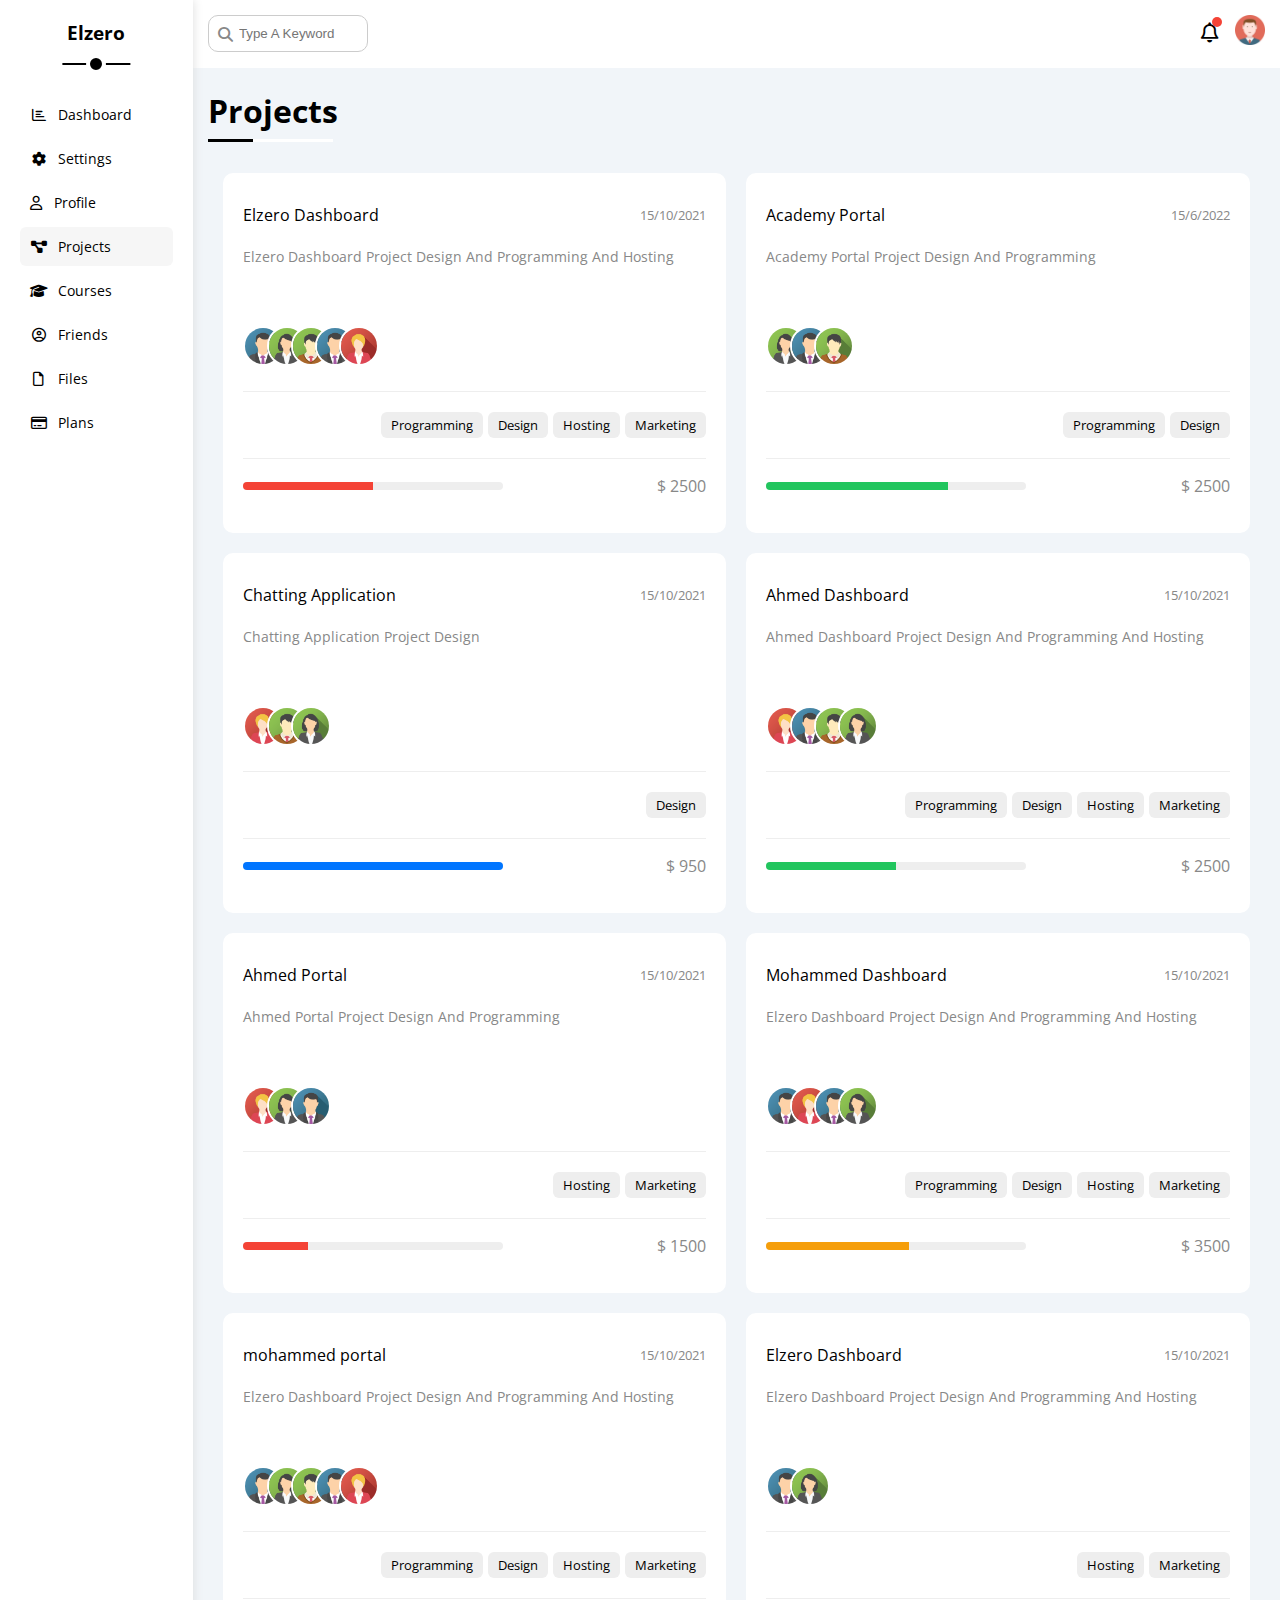
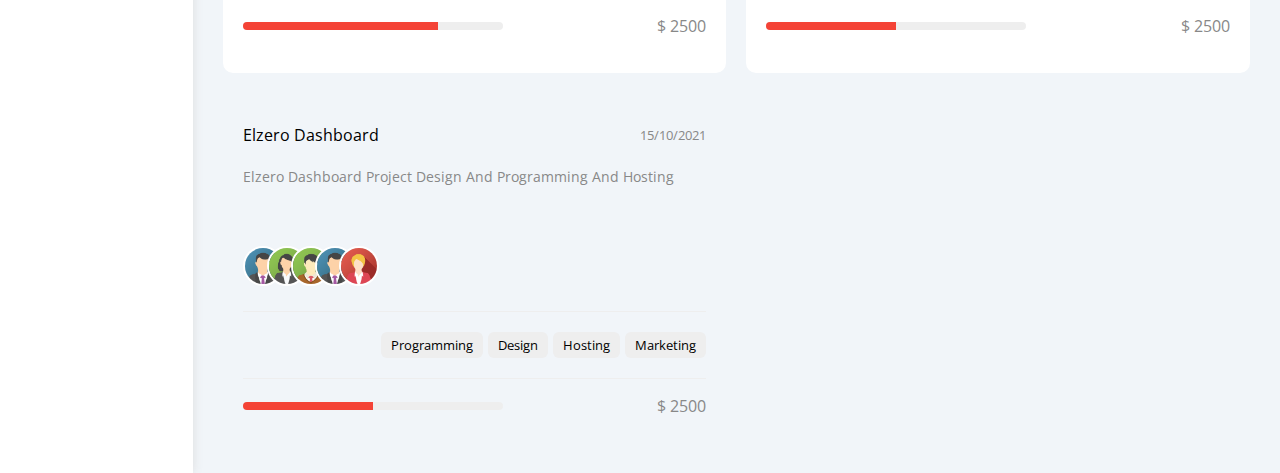
<file: projects.html>
<!DOCTYPE html>
<html lang="en">

<head>
    <meta charset="UTF-8">
    <meta http-equiv="X-UA-Compatible" content="IE=edge">
    <meta name="viewport" content="width=device-width, initial-scale=1.0">
    <title>Projects</title>
    <link rel="stylesheet" href="css/framework.css">
    <link rel="stylesheet" href="css/master.css">
    <link rel="stylesheet" href="css/all.min.css">
    <link rel="preconnect" href="https://fonts.googleapis.com" />
    <link rel="preconnect" href="https://fonts.gstatic.com" crossorigin />
    <link href="https://fonts.googleapis.com/css2?family=Open+Sans:wght@300;500&display=swap" rel="stylesheet" />
</head>

<body>
    <div class="page d-flex">

        <!-- Start Sidebar-->
        <div class="sidebar bg-white p-20 p-relative">
            <h3 class="p-relative txt-c mt-0">Elzero</h3>
            <ul>
                <li>
                    <a class="d-flex align-center fs-14 c-black rad-6 p-10" href="index.html">
                        <i class="fa-regular fa-chart-bar fa-fw "></i>
                        <span class="hide-mobile">Dashboard</span>
                    </a>

                </li>

                <li>
                    <a class="d-flex align-center fs-14 c-black rad-6 p-10" href="settings.html">
                        <i class="fa-solid fa-gear fa-fw "></i>
                        <span class="hide-mobile">Settings</span>
                    </a>

                </li>
                <li>
                    <a class="d-flex align-center fs-14 c-black rad-6 p-10" href="profile.html">
                        <i class="fa-regular fa-user "></i>
                        <span class="hide-mobile">Profile</span>
                    </a>

                </li>
                <li>
                    <a class="active projects d-flex align-center fs-14 c-black rad-6 p-10" href="projects.html">
                        <i class="fa-solid fa-diagram-project fa-fw "></i>
                        <span class="hide-mobile">Projects</span>
                    </a>

                </li>
                <li>
                    <a class="d-flex align-center fs-14 c-black rad-6 p-10" href="courses.html">
                        <i class="fa-solid fa-graduation-cap fa-fw "></i>
                        <span class="hide-mobile">Courses</span>
                    </a>

                </li>
                <li>
                    <a class="d-flex align-center fs-14 c-black rad-6 p-10" href="friends.html">
                        <i class="fa-regular fa-circle-user fa-fw "></i>
                        <span class="hide-mobile">Friends</span>
                    </a>

                </li>
                <li>
                    <a class="d-flex align-center fs-14 c-black rad-6 p-10" href="files.html">
                        <i class="fa-regular fa-file fa-fw "></i>
                        <span class="hide-mobile">Files</span>
                    </a>

                </li>
                <li>
                    <a class="d-flex align-center fs-14 c-black rad-6 p-10" href="plans.html">
                        <i class="fa-regular fa-credit-card fa-fw "></i>
                        <span class="hide-mobile">Plans</span>
                    </a>

                </li>
            </ul>
        </div>
        <!-- End Sidebar-->
        <!-- Start Content-->
        <div class="content w-full">
            <!-- Start Head-->
            <div class="head bg-white p-15 between-flex">
                <div class="search-bar p-relative">
                    <input class="rad-6 p-10" type="search" placeholder="Type A Keyword">
                </div>
                <div class="icon">
                    <i class="fa-regular fa-bell fa-lg "></i>
                    <img src="images/avatar.png" alt="">
                </div>
            </div>
            <!-- End Head-->
            <h1 class="pl-15 p-relative">Projects</h1>
            <div class="projects-page wrapper d-grid gap-20 p-20">
                <!-- Start Elzero Dashboard section-->
                <div class="elzero-dashboard bg-white p-20 rad-10 txt-c-mobile block-mobile">
                    <div class="head d-flex align-center space-between">
                        <h4 class="m-0">Elzero Dashboard</h4>
                        <p class="c-grey fs-13">15/10/2021</p>
                    </div>
                    <p class="c-grey fs-14 mt-10 mb-10">Elzero Dashboard Project Design And Programming And Hosting</p>
                    <div class="icon p-20">
                        <img src="images/team-01.png" alt="">
                        <img src="images/team-02.png" alt="">
                        <img src="images/team-03.png" alt="">
                        <img src="images/team-01.png" alt="">
                        <img src="images/team-05.png" alt="">
                    </div>
                    <div class="do d-flex pt-20 pb-20 gap-5">
                        <span class="bg-eee btn-shape fs-13">Programming</span>
                        <span class="bg-eee btn-shape fs-13">Design</span>
                        <span class="bg-eee btn-shape fs-13">Hosting</span>
                        <span class="bg-eee btn-shape fs-13">Marketing</span>
                    </div>
                    <div class="info d-flex space-between align-center">
                        <span class="bg-eee rad-6"></span>
                        <p class="c-grey">$ 2500</p>
                    </div>
                </div>
                <!-- End Elzero Dashboard section-->
                <!-- Start Academy Portal Dashboard section-->
                <div class="academy-portal bg-white p-20 rad-10 txt-c-mobile block-mobile">
                    <div class="head d-flex align-center space-between">
                        <h4 class="m-0">Academy Portal</h4>
                        <p class="c-grey fs-13">15/6/2022</p>
                    </div>
                    <p class="c-grey fs-14 mt-10 mb-10">Academy Portal Project Design And Programming</p>
                    <div class="icon p-20">
                        <img src="images/team-02.png" alt="">
                        <img src="images/team-01.png" alt="">
                        <img src="images/team-03.png" alt="">

                    </div>
                    <div class="do d-flex pt-20 pb-20 gap-5">
                        <span class="bg-eee btn-shape fs-13">Programming</span>
                        <span class="bg-eee btn-shape fs-13">Design</span>

                    </div>
                    <div class="info d-flex space-between align-center">
                        <span class="bg-eee rad-6"></span>
                        <p class="c-grey">$ 2500</p>
                    </div>
                </div>
                <!-- End Academy Portal section-->
                <!-- Start Chatting Application section-->
                <div class="chatting-application bg-white p-20 rad-10 txt-c-mobile block-mobile">
                    <div class="head d-flex align-center space-between">
                        <h4 class="m-0">Chatting Application</h4>
                        <p class="c-grey fs-13">15/10/2021</p>
                    </div>
                    <p class="c-grey fs-14 mt-10 mb-10">Chatting Application Project Design</p>
                    <div class="icon p-20">
                        <img src="images/team-05.png" alt="">
                        <img src="images/team-03.png" alt="">
                        <img src="images/team-02.png" alt="">
                    </div>
                    <div class="do d-flex pt-20 pb-20 gap-5">

                        <span class="bg-eee btn-shape fs-13">Design</span>

                    </div>
                    <div class="info d-flex space-between align-center">
                        <span class="bg-eee rad-6"></span>
                        <p class="c-grey">$ 950</p>
                    </div>
                </div>
                <!-- End Chatting Application section-->
                <!-- Start Ahmed Dashboard section-->
                <div class="ahmed-dashboard bg-white p-20 rad-10 txt-c-mobile block-mobile">
                    <div class="head d-flex align-center space-between">
                        <h4 class="m-0">Ahmed Dashboard</h4>
                        <p class="c-grey fs-13">15/10/2021</p>
                    </div>
                    <p class="c-grey fs-14 mt-10 mb-10">Ahmed Dashboard Project Design And Programming And Hosting</p>
                    <div class="icon p-20">
                        <img src="images/team-05.png" alt="">
                        <img src="images/team-01.png" alt="">
                        <img src="images/team-03.png" alt="">
                        <img src="images/team-02.png" alt="">
                    </div>
                    <div class="do d-flex pt-20 pb-20 gap-5">
                        <span class="bg-eee btn-shape fs-13">Programming</span>
                        <span class="bg-eee btn-shape fs-13">Design</span>
                        <span class="bg-eee btn-shape fs-13">Hosting</span>
                        <span class="bg-eee btn-shape fs-13">Marketing</span>
                    </div>
                    <div class="info d-flex space-between align-center">
                        <span class="bg-eee rad-6"></span>
                        <p class="c-grey">$ 2500</p>
                    </div>
                </div>
                <!-- End Ahmed Dashboard section-->
                <!-- Start Ahmed Portal section-->
                <div class="ahmed-portal bg-white p-20 rad-10 txt-c-mobile block-mobile">
                    <div class="head d-flex align-center space-between">
                        <h4 class="m-0">Ahmed Portal</h4>
                        <p class="c-grey fs-13">15/10/2021</p>
                    </div>
                    <p class="c-grey fs-14 mt-10 mb-10">Ahmed Portal Project Design And Programming

                    </p>
                    <div class="icon p-20">
                        <img src="images/team-05.png" alt="">
                        <img src="images/team-02.png" alt="">
                        <img src="images/team-01.png" alt="">
                    </div>
                    <div class="do d-flex pt-20 pb-20 gap-5">
                        <span class="bg-eee btn-shape fs-13">Hosting</span>
                        <span class="bg-eee btn-shape fs-13">Marketing</span>
                    </div>
                    <div class="info d-flex space-between align-center">
                        <span class="bg-eee rad-6"></span>
                        <p class="c-grey">$ 1500</p>
                    </div>
                </div>
                <!-- End Ahmed Portal section-->
                <!-- Start Mohammed Dashboard section-->
                <div class="mohammed-dashboard bg-white p-20 rad-10 txt-c-mobile block-mobile">
                    <div class="head d-flex align-center space-between">
                        <h4 class="m-0">Mohammed Dashboard</h4>
                        <p class="c-grey fs-13">15/10/2021</p>
                    </div>
                    <p class="c-grey fs-14 mt-10 mb-10">Elzero Dashboard Project Design And Programming And Hosting</p>
                    <div class="icon p-20">
                        <img src="images/team-01.png" alt="">
                        <img src="images/team-05.png" alt="">
                        <img src="images/team-01.png" alt="">
                        <img src="images/team-02.png" alt="">
                    </div>
                    <div class="do d-flex pt-20 pb-20 gap-5">
                        <span class="bg-eee btn-shape fs-13">Programming</span>
                        <span class="bg-eee btn-shape fs-13">Design</span>
                        <span class="bg-eee btn-shape fs-13">Hosting</span>
                        <span class="bg-eee btn-shape fs-13">Marketing</span>
                    </div>
                    <div class="info d-flex space-between align-center">
                        <span class="bg-eee rad-6"></span>
                        <p class="c-grey">$ 3500</p>
                    </div>
                </div>
                <!-- End Mohammed Dashboard section-->
                <!-- Start Mohammed Portal section-->
                <div class="mohammed-portal bg-white p-20 rad-10 txt-c-mobile block-mobile">
                    <div class="head d-flex align-center space-between">
                        <h4 class="m-0">mohammed portal</h4>
                        <p class="c-grey fs-13">15/10/2021</p>
                    </div>
                    <p class="c-grey fs-14 mt-10 mb-10">Elzero Dashboard Project Design And Programming And Hosting</p>
                    <div class="icon p-20">
                        <img src="images/team-01.png" alt="">
                        <img src="images/team-02.png" alt="">
                        <img src="images/team-03.png" alt="">
                        <img src="images/team-01.png" alt="">
                        <img src="images/team-05.png" alt="">
                    </div>
                    <div class="do d-flex pt-20 pb-20 gap-5">
                        <span class="bg-eee btn-shape fs-13">Programming</span>
                        <span class="bg-eee btn-shape fs-13">Design</span>
                        <span class="bg-eee btn-shape fs-13">Hosting</span>
                        <span class="bg-eee btn-shape fs-13">Marketing</span>
                    </div>
                    <div class="info d-flex space-between align-center">
                        <span class="bg-eee rad-6"></span>
                        <p class="c-grey">$ 2500</p>
                    </div>
                </div>
                <!-- End Mohammed Portal section-->
                <!-- Start Mahmud Dashboard section-->
                <div class="elzero-dashboard bg-white p-20 rad-10 txt-c-mobile block-mobile">
                    <div class="head d-flex align-center space-between">
                        <h4 class="m-0">Elzero Dashboard</h4>
                        <p class="c-grey fs-13">15/10/2021</p>
                    </div>
                    <p class="c-grey fs-14 mt-10 mb-10">Elzero Dashboard Project Design And Programming And Hosting</p>
                    <div class="icon p-20">
                        <img src="images/team-01.png" alt="">
                        <img src="images/team-02.png" alt="">
                    </div>
                    <div class="do d-flex pt-20 pb-20 gap-5">
                        <span class="bg-eee btn-shape fs-13">Hosting</span>
                        <span class="bg-eee btn-shape fs-13">Marketing</span>
                    </div>
                    <div class="info d-flex space-between align-center">
                        <span class="bg-eee rad-6"></span>
                        <p class="c-grey">$ 2500</p>
                    </div>
                </div>
                <!-- End Mahmud Dashboard section-->
                <!-- Start Elzero Dashboard section-->
                <div class=" elzero-dashboard p-20 rad-10 txt-c-mobile block-mobile">
                    <div class="head d-flex align-center space-between">
                        <h4 class="m-0">Elzero Dashboard</h4>
                        <p class="c-grey fs-13">15/10/2021</p>
                    </div>
                    <p class="c-grey fs-14 mt-10 mb-10">Elzero Dashboard Project Design And Programming And Hosting</p>
                    <div class="icon p-20">
                        <img src="images/team-01.png" alt="">
                        <img src="images/team-02.png" alt="">
                        <img src="images/team-03.png" alt="">
                        <img src="images/team-01.png" alt="">
                        <img src="images/team-05.png" alt="">
                    </div>
                    <div class="do d-flex pt-20 pb-20 gap-5">
                        <span class="bg-eee btn-shape fs-13">Programming</span>
                        <span class="bg-eee btn-shape fs-13">Design</span>
                        <span class="bg-eee btn-shape fs-13">Hosting</span>
                        <span class="bg-eee btn-shape fs-13">Marketing</span>
                    </div>
                    <div class="info d-flex space-between align-center">
                        <span class="bg-eee rad-6"></span>
                        <p class="c-grey">$ 2500</p>
                    </div>
                </div>
                <!-- End Elzero Dashboard section-->

            </div>
</file>
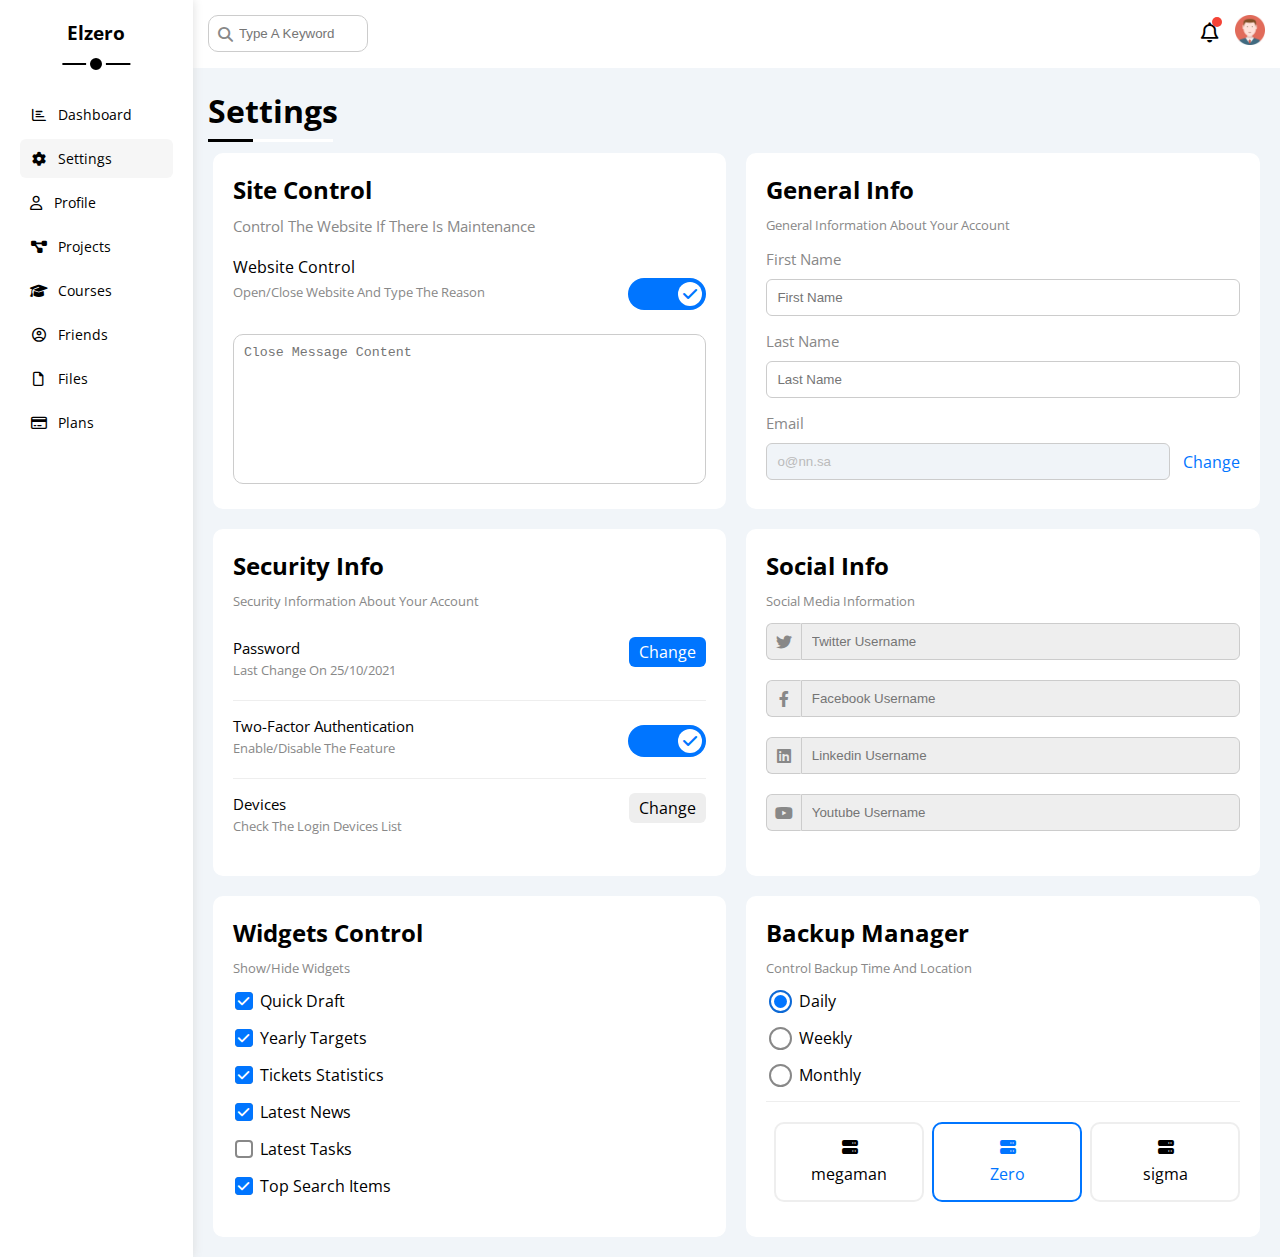
<file: settings.html>
<!DOCTYPE html>
<html lang="en">

<head>
    <meta charset="UTF-8">
    <meta http-equiv="X-UA-Compatible" content="IE=edge">
    <meta name="viewport" content="width=device-width, initial-scale=1.0">
    <title>Settings</title>
    <link rel="stylesheet" href="css/framework.css">
    <link rel="stylesheet" href="css/master.css">
    <link rel="stylesheet" href="css/all.min.css">
    <link rel="preconnect" href="https://fonts.googleapis.com" />
    <link rel="preconnect" href="https://fonts.gstatic.com" crossorigin />
    <link href="https://fonts.googleapis.com/css2?family=Open+Sans:wght@300;500&display=swap" rel="stylesheet" />
</head>

<body>
    <div class="page d-flex">

        <!-- Start Sidebar-->
        <div class="sidebar bg-white p-20 p-relative">
            <h3 class="p-relative txt-c mt-0">Elzero</h3>
            <ul>
                <li>
                    <a class="d-flex align-center fs-14 c-black rad-6 p-10" href="index.html">
                        <i class="fa-regular fa-chart-bar fa-fw "></i>
                        <span class="hide-mobile">Dashboard</span>
                    </a>

                </li>

                <li>
                    <a class="active d-flex align-center fs-14 c-black rad-6 p-10" href="settings.html">
                        <i class="fa-solid fa-gear fa-fw "></i>
                        <span class="hide-mobile">Settings</span>
                    </a>

                </li>
                <li>
                    <a class="d-flex align-center fs-14 c-black rad-6 p-10" href="profile.html">
                        <i class="fa-regular fa-user "></i>
                        <span class="hide-mobile">Profile</span>
                    </a>

                </li>
                <li>
                    <a class="d-flex align-center fs-14 c-black rad-6 p-10" href="projects.html">
                        <i class="fa-solid fa-diagram-project fa-fw "></i>
                        <span class="hide-mobile">Projects</span>
                    </a>

                </li>
                <li>
                    <a class="d-flex align-center fs-14 c-black rad-6 p-10" href="courses.html">
                        <i class="fa-solid fa-graduation-cap fa-fw "></i>
                        <span class="hide-mobile">Courses</span>
                    </a>

                </li>
                <li>
                    <a class="d-flex align-center fs-14 c-black rad-6 p-10" href="friends.html">
                        <i class="fa-regular fa-circle-user fa-fw "></i>
                        <span class="hide-mobile">Friends</span>
                    </a>

                </li>
                <li>
                    <a class="d-flex align-center fs-14 c-black rad-6 p-10" href="files.html">
                        <i class="fa-regular fa-file fa-fw "></i>
                        <span class="hide-mobile">Files</span>
                    </a>

                </li>
                <li>
                    <a class="d-flex align-center fs-14 c-black rad-6 p-10" href="plans.html">
                        <i class="fa-regular fa-credit-card fa-fw "></i>
                        <span class="hide-mobile">Plans</span>
                    </a>

                </li>
            </ul>
        </div>
        <!-- End Sidebar-->
        <!-- Start Content-->
        <div class="content w-full">
            <!-- Start Head-->
            <div class="head bg-white p-15 between-flex">
                <div class="search-bar p-relative">
                    <input class="rad-6 p-10" type="search" placeholder="Type A Keyword">
                </div>
                <div class="icon">
                    <i class="fa-regular fa-bell fa-lg "></i>
                    <img src="images/avatar.png" alt="">
                </div>
            </div>
            <!-- End Head-->
            <h1 class="pl-15 p-relative">Settings</h1>
            <div class="settings-page d-grid gap-20 m-20">
                <!---->

                <!--Start Wrapper-->
                <div class="p-20 bg-white rad-10">
                    <h2 class="mt-0 mb-10">Site Control</h2>
                    <p class="mt-0 mb-20 fs-15 c-grey">Control The Website If There Is Maintenance</p>
                    <div class="d-flex space-between">
                        <div>
                            <span>Website Control</span>
                            <p class="c-grey fs-13 mt-5">Open/Close Website And Type The Reason</p>
                        </div>
                        <div>
                            <label>
                                <input class="toggle-checkbox" type="checkbox" type="checkbox" checked>
                                <div class="toggle-switch"></div>
                            </label>
                        </div>
                    </div>
                    <textarea class="close-message w-full p-10 rad-10 mt-20"
                        placeholder="Close Message Content"></textarea>
                </div>
                <div class="p-20 bg-white rad-10">
                    <h2 class="mt-0 mb-10">General Info</h2>
                    <p class="c-grey fs-13 mt-5">General Information About Your Account</p>
                    <form action="">
                        <p class="c-grey fs-15 mb-10">First Name</p>
                        <input class="w-full p-10 rad-6 border-ccc" type="text" name="" id="" placeholder="First Name">
                        <p class="c-grey fs-15 mb-10">Last Name</p>
                        <input class="w-full p-10 rad-6 border-ccc" type="text" name="" id="" placeholder="Last Name">
                        <p class="c-grey fs-15 mb-10">Email</p>
                        <div class="align-center">
                            <input class="w-full p-10 rad-6 border-ccc" type="text" name="" id="" value="o@nn.sa"
                                disabled>
                            <a class="c-blue" href="#">Change</a>
                        </div>
                    </form>
                </div>
                <div class="p-20 bg-white rad-10">
                    <h2 class="mt-0 mb-10">Security Info</h2>
                    <p class="c-grey fs-13 mt-5">Security Information About Your Account</p>
                    <div class="d-flex space-between align-center mb-20">
                        <div>
                            <p class="fs-15 mb-0">Password</p>
                            <span class="c-grey fs-13">Last Change On 25/10/2021</span>
                        </div>
                        <a class="c-white bg-blue btn-shape" href=""> Change</a>
                    </div>

                    <div class="d-flex space-between align-center border-eee mt-20">
                        <div>
                            <p class="fs-15 mb-0">Two-Factor Authentication</p>
                            <span class="c-grey fs-13">Enable/Disable The Feature</span>
                        </div>
                        <label>
                            <input class="toggle-checkbox" type="checkbox" type="checkbox" checked>
                            <div class="toggle-switch"></div>
                        </label>
                    </div>

                    <div class="d-flex space-between align-center border-eee mt-20 mb-20">
                        <div>
                            <p class="fs-15 mb-0">Devices</p>
                            <span class="c-grey fs-13">Check The Login Devices List</span>
                        </div>
                        <a class="c-black bg-eee btn-shape" href=""> Change</a>
                    </div>
                </div>
                <div class="p-20 bg-white rad-10 social-info">
                    <h2 class="mt-0 mb-10">Social Info</h2>
                    <p class="c-grey fs-13 mt-5">Social Media Information</p>

                    <div class="input-icons d-flex align-center p-relative">
                        <i class="fa-brands fa-twitter center-flex c-grey">
                        </i>
                        <span class="p-relative"></span>
                        <input class="input-field w-full p-10 border-ccc" type="text" placeholder="Twitter Username">


                    </div>
                    <div class="input-icons d-flex align-center p-relative">
                        <i class="fa-brands fa-facebook-f c-grey">
                        </i>
                        <span class="p-relative"></span>
                        <input class="input-field w-full p-10  border-ccc" type="text" placeholder="Facebook Username">


                    </div>
                    <div class="input-icons d-flex align-center p-relative">
                        <i class="fa-brands fa-linkedin c-grey">
                        </i>
                        <span class="p-relative"></span>
                        <input class="input-field w-full p-10  border-ccc" type="text" placeholder="Linkedin Username">


                    </div>
                    <div class="input-icons d-flex align-center p-relative">
                        <i class="fa-brands fa-youtube c-grey">
                        </i>
                        <span class="p-relative"></span>
                        <input class="input-field w-full p-10  border-ccc" type="text" placeholder="Youtube Username">


                    </div>
                </div>
                <div class="widgets-control p-20 bg-white rad-10">
                    <h2 class="mt-0 mb-10">Widgets Control</h2>
                    <p class="c-grey fs-13 mt-5">Show/Hide Widgets</p>
                    <div class="control d-flex align-center mb-15">
                        <input type="checkbox" id="one" checked>
                        <label class="p-relative" for="one">Quick Draft</label>
                    </div>

                    <div class="control d-flex align-center mb-15">
                        <input type="checkbox" id="two" checked>
                        <label class="p-relative" for="two">Yearly Targets</label>
                    </div>

                    <div class="control d-flex align-center mb-15">
                        <input type="checkbox" id="three" checked>
                        <label class="p-relative" for="three">Tickets Statistics</label>
                    </div>

                    <div class="control d-flex align-center mb-15">
                        <input type="checkbox" id="four" checked>
                        <label class="p-relative" for="four">Latest News</label>
                    </div>

                    <div class="control d-flex align-center mb-15">
                        <input type="checkbox" id="five">
                        <label class="p-relative" for="five">Latest Tasks</label>
                    </div>

                    <div class="control d-flex align-center mb-15">
                        <input type="checkbox" id="six" checked>
                        <label class="p-relative" for="six">Top Search Items</label>
                    </div>
                </div>
                <div class="backup-manager p-20 bg-white rad-10">
                    <h2 class="mt-0 mb-10">Backup Manager</h2>
                    <p class="c-grey fs-13 mt-5">Control Backup Time And Location</p>
                    <div class="data d-flex align-center mb-15">
                        <input type="radio" id="seven" checked name="backup-manager" value="daily">
                        <label class="p-relative" for="seven">Daily</label>
                    </div>

                    <div class="data d-flex align-center mb-15">
                        <input type="radio" id="eight" name="backup-manager" value="weekly">
                        <label class="p-relative" for="eight">Weekly</label>
                    </div>

                    <div class="data d-flex align-center mb-15">
                        <input type="radio" id="nine" name="backup-manager" value="monthly">
                        <label class="p-relative" for="nine">Monthly</label>
                    </div>
                    <div class="servers d-flex align-center txt-c">
                        <input type="radio" id="ten" name="server" value="megaman">
                        <div class="server mb-15 rad-10 w-full">
                            <label class="d-block m-15" for="ten">
                                <i class="fa-solid fa-server d-block mb-10"></i>
                                megaman
                            </label>
                        </div>
                        <input type="radio" id="c" name="server" value="zero" checked>
                        <div class="server mb-15 rad-10 w-full d-block">
                            <label class="d-block m-15" for="c">
                                <i class="fa-solid fa-server d-block mb-10"></i>
                                Zero</label>
                        </div>
                        <input type="radio" id="t" name="server" value="Sigma">
                        <div class="server mb-15 rad-10 w-full">
                            <label class="d-block m-15" for="t">
                                <i class="fa-solid fa-server d-block mb-10"></i>
                                sigma
                            </label>
                        </div>
                    </div>
                </div>
            </div>

            <!--End Wrapper-->
        </div>
        <!-- end Content-->
    </div>
</body>

</html>
</file>
<file: css/framework.css>
/* Start Box */
.d-flex {
    display: flex;
}

.f-columun {
    flex-direction: column;
}

.d-grid {
    display: grid;

}

.d-block {
    display: block;
}

.space-between {
    justify-content: space-between;
}

.space-around {
    justify-content: space-around;
}

.gap-5 {
    gap: 5px;
}

.gap-20 {
    gap: 20px;
}

.align-center {
    align-items: center;
}

.j-center {
    justify-content: center;
}

.center-flex {
    display: flex;
    align-items: center;
    justify-content: center;

}

.f-wrap {
    flex-wrap: wrap;
}

.flex-1 {
    flex: 1;
}

.basis-50 {
    flex-basis: 50%;
}

@media (max-width:767px) {
    .block-mobile {
        display: block;
    }
}

/* End Box */
/* Start Padding + Margin */
.p-10 {
    padding: 10px;
}

.p-15 {
    padding: 15px;
}

.p-20 {
    padding: 20px;
}

.pt-10 {
    padding-top: 10px;
}

.pt-15 {
    padding-top: 15px;
}

.pt-20 {
    padding-top: 20px;
}

.pb-15 {
    padding-bottom: 15px;
}

.pb-10 {
    padding-bottom: 10px;
}

.pb-20 {
    padding-bottom: 20px;
}

.pl-5 {
    padding-left: 5px;
}

.pl-15 {
    padding-left: 15px;
}


.mt-0 {
    margin-top: 0;
}

.m-0 {
    margin: 0;
}

.m-10 {
    margin: 10px;
}

.m-15 {
    margin: 15px
}

.m-20 {
    margin: 20px;
}

.mt-5 {
    margin-top: 5px;
}

.mt-10 {
    margin-top: 10px;
}

.mt-20 {
    margin-top: 20px;
}

.mt-25 {
    margin-top: 25px;
}

.mr-10 {
    margin-right: 10px;
}

.ml-10 {
    margin-left: 10px;
}

.mr-15 {
    margin-right: 15px;
}

.ml-25 {
    margin-left: 25px;
}

.mb-0 {
    margin-bottom: 0;
}

.mb-5 {
    margin-bottom: 5px;
}

.mb-10 {
    margin-bottom: 10px;
}

.mb-15 {
    margin-bottom: 15px;
}

.mb-20 {
    margin-bottom: 20px;
}

.mb-35 {
    margin-bottom: 35px;
}

.ml-15 {
    margin-left: 15px;
}



/* End Padding + Margin */
/* Start Color */
.main-color {
    background-color: var(--blue-color);
}

.bg-white {
    background-color: white;
}

.bg-red {
    background-color: red;
}

.c-black {
    color: black;
}

.c-grey {
    color: #888;
}

.c-white {
    color: white;
}

.c-blue {
    color: var(--blue-color);
}

.c-orange {
    color: var(--orange-color);
}

.c-green {
    color: var(--green-color);
}

.c-red {
    color: var(--red-color);
}

.bg-eee {
    background-color: #eee;
}

.bg-blue {
    background-color: var(--blue-color);
}

.bg-green {
    background-color: var(--green-color);
}

.bg-orange {
    background-color: var(--orange-color);
}

.blue {
    background-color: rgb(0 117 255 / 20%);

}

.red {
    background-color: rgb(244 67 54 / 20%);
}

.orange {
    background-color: rgb(245 158 11 / 20%);
}

.green {
    background-color: rgb(34 197 94 / 20%);
}

/* End Color */
/* Start Absolute */
.p-relative {
    position: relative;
}

.p-absolute {
    position: absolute;
}

/* End Absolute */
/* Start Font */
.txt-c {
    text-align: center;
}

.fs-13 {
    font-size: 13px;
}

.fs-14 {
    font-size: 14px;
}

.fs-15 {
    font-size: 15px;
}

.fs-16 {
    font-size: 16px;
}

.fs-18 {
    font-size: 18px;
}

.f-bold {
    font-weight: bold;
}

@media (max-width:767px) {
    .txt-c-mobile {
        text-align: center;
    }
}

/* End Font */
/* Start border */
.rad-6 {
    border-radius: 6px;
}

.rad-10 {
    border-radius: 10px;
}

.b-none {
    border: none;
}

/* End border */
@media (max-width:767px) {


    .hide-mobile {
        display: none;
    }
}

/* Start width + height */
.w-full {
    width: 100%;
}

.w-fit {
    width: fit-content;
}

.h-fit {
    height: fit-content;
}

/* End width + height */
/* Start component */
.between-flex {
    display: flex;
    align-items: center;
    justify-content: space-between;
}

.btn-shape {
    padding: 4px 10px;
    border-radius: 6px;
}

.border-eee {
    border-top: 1px solid #eee;
}

.border-ccc {
    border: 1px solid #ccc;
}

/* End component */
</file>
<file: css/master.css>
:root {
    --blue-color: #0075ff;
    --blue-alt-color: #0d69d5;
    --orange-color: #f59e0b;
    --green-color: #22c55e;
    --red-color: #f44336;
    --grey-color: #888;
}

* {
    box-sizing: border-box;
}



body {
    font-family: "Open Sans", sans-serif;
    margin: 0;
    background-color: #f1f5f9;
}





*:focus {
    outline: none;
}

a {
    text-decoration: none;
}

ul {
    list-style: none;
    padding: 0;
}

::-webkit-scrollbar {
    width: 15px;
}

::-webkit-scrollbar-track {
    background-color: white;
}

::-webkit-scrollbar-thumb {
    background-color: var(--blue-color);

}

::-webkit-scrollbar-thumb:hover {
    background-color: var(--blue-alt-color);
}

i {
    width: 14px;
    height: 14px;
}

.page {
    min-height: 100vh;
}

.sidebar {

    width: 220px;
    box-shadow: 0 0 10px #ddd;
}

.sidebar li a {
    margin-bottom: 5px;
}

.sidebar li span {
    margin-left: 10px;
}

.sidebar a {
    transition: 0.3s;
}

.sidebar a:hover,
.sidebar a.active {
    background-color: #f6f6f6;
}

.sidebar>h3 {
    margin-bottom: 50px;
}

.sidebar>h3::before,
.sidebar>h3::after {
    position: absolute;
    content: '';
    right: 50%;
    transform: translateX(50%);
    background-color: black;
}

.sidebar>h3::before {

    width: 45%;
    height: 2px;
    bottom: -20px;
}

.sidebar>h3::after {
    width: 12px;
    height: 12px;
    border-radius: 50%;
    bottom: -29px;
    border: 4px solid white;
}

@media (max-width:767px) {
    .sidebar {
        width: 67px;
        padding: 10px;
    }

    .sidebar>h3 {
        margin-bottom: 0;
        font-size: 13px;
    }

    .sidebar>h3::before,
    .sidebar>h3::after {
        display: none;
    }
}


/* Start head */
.content {
    overflow: hidden;
}

.head .search-bar::before {
    font-family: "Font Awesome 6 Free";
    content: '\f002';
    font-weight: 900;
    font-size: 15px;
    top: 50%;
    left: 10px;
    color: var(--grey-color);
    transform: translateY(-50%);
    position: absolute;
}

.head input {
    border: 1px solid #ccc;
    padding-left: 30px;
    width: 160px;
    border-radius: 10px;
    transition: 0.3s;
}

.head input::placeholder {
    transition: 0.3s;
}

.head input:focus {
    width: 200px;
}

.head input:focus::placeholder {
    opacity: 0;
}


.head .icon i {
    padding-right: 10px;
    transform: translateY(-50%);
    padding-right: 30px;

}

.head .icon i::after {
    position: absolute;
    content: '';
    width: 10px;
    height: 10px;
    border-radius: 50%;
    background-color: var(--red-color);
    top: -15px;
    right: 9px;
}

.head .icon img {
    width: 30px;
    height: 30px;
}

/* End head */
h1:before {
    content: '';
    position: absolute;
    height: 3px;
    width: 50px;
    bottom: -10px;
    background-color: black;
}

h1:after {
    content: '';
    position: absolute;
    height: 3px;
    width: 80px;
    bottom: -10px;
    left: 60px;
    background-color: white;
}

/* Start wrapper */

.wrapper {
    grid-template-columns: repeat(auto-fill, minmax(400px, 1fr));
    margin-right: 10px;
    margin-left: 10px;

}

@media (max-width:767px) {
    .wrapper {
        grid-template-columns: minmax(200px, 1fr);
    }
}

.wrapper .box {

    height: 400px;

}

/* End wrapper */
/* Start welcome box */
.welcome {
    overflow: hidden;
}

.intro h2,
.intro p {
    margin: 0;
}

.intro div img {
    width: 200px;
}

.welcome .avatar {
    width: 64px;
    height: 64px;
    border: 2px solid white;
    border-radius: 50%;
    padding: 2px;
    box-shadow: 0 0 5px #ddd;
    margin-left: 20px;
    margin-top: -32px;
}

.welcome .body {
    border-top: 1px solid #eee;
    border-bottom: 1px solid #eee;
    margin-top: 20px;
}

.welcome .body h3 {
    font-weight: 400;
    font-size: 16px;
    margin-bottom: 0;
}

.welcome a {
    margin: 20px 15px 15px auto;
}

/* End welcome box */
/* Start quick-draft */


.quick-draft textarea {
    min-height: 180px;
    resize: none;
}

.quick-draft .save {
    cursor: pointer;
    margin-left: auto;
}

/* End quick-draft */
/* Start targets */
.target i {

    width: 80px;
    height: 80px;
    display: flex;

}



.target .content .progress {
    height: 4px;

}

.target:nth-of-type(1) .content .progress span {

    width: 80%;
    left: 0;
    height: 100%;
}

.target:nth-of-type(2) .content .progress span {

    width: 55%;
    left: 0;
    height: 100%;
}

.target:nth-of-type(3) .content .progress span {

    width: 75%;
    left: 0;
    height: 100%;
}

.target .content .progress span::before {
    content: attr(data-attr);
    position: absolute;
    color: white;
    padding: 3px 5px;
    font-size: 14px;
    border-radius: 6px;
    right: -15px;
    top: -40px;
}

.target:nth-of-type(1) .content .progress span::before {
    background-color: var(--blue-color);
}

.target:nth-of-type(2) .content .progress span::before {
    background-color: var(--orange-color);
}

.target:nth-of-type(3) .content .progress span::before {
    background-color: var(--green-color);
}

.target .content .progress span::after {
    content: '';
    position: absolute;
    border: 10px solid;
    right: -10px;
    transform: translateX(-5px);
    top: -20px;
}

.target:nth-of-type(1) .content .progress span::after {
    border-color: var(--blue-color) transparent transparent transparent;
}

.target:nth-of-type(2) .content .progress span::after {
    border-color: var(--orange-color) transparent transparent transparent;
}

.target:nth-of-type(3) .content .progress span::after {
    border-color: var(--green-color) transparent transparent transparent;
}

.progress>span::after {
    content: '';
    position: absolute;
    border: 10px solid;
    right: -10px;
    transform: translateX(-5px);
    top: -20px;
    border-color: var(--blue-color) transparent transparent transparent;
}

/* End targets */
/* Start tickets */


.tickets .boxs .content {
    border: 1px solid #ccc;
    padding: 10px;
    width: calc(50% - 10px);
}

@media (max-width:772px) {
    .tickets .boxs .content {
        width: 100%;
    }
}

.tickets .boxs .content i {
    font-size: 27px;
}

/* End tickets */
/* Start latest news */
.latest-news .news-row img {
    width: 100px;


}

@media (max-width:767px) {
    .latest-news .news-row {
        display: block;
    }

    .latest-news .news-row .btn-shape {
        margin: 10px auto;
        width: fit-content;
    }
}

/* End latest news */
/* Start Latest Tasks */
.latest-tasks .task-row .delete {
    transition: 0.3s;
    cursor: pointer;
}

.latest-tasks .task-row .delete:hover {
    color: var(--red-color);
}

.latest-tasks .task-row .done {
    opacity: 0.3;
}

/* End Latest Tasks */
/* Start Latest Uploads */
.latest-uploads .uploads-row img {
    width: 40px;
}

/* End Latest Uploads */
/* Start Project Rows */
.project-rows::before {
    content: "";
    position: absolute;
    background-color: var(--blue-color);
    height: 100%;

    width: 2px;
    left: -10px;
}

.last-project img {
    position: absolute;
    width: 170px;
    right: 0;
    bottom: 0;
    opacity: 0.1;
}

.project-row::before {
    content: "";
    position: absolute;
    height: 22px;
    width: 22px;
    background-color: white;
    border: 2px solid var(--blue-color);
    border-radius: 100%;
    left: -21px;
    top: -1px;

}

.project-row::after {
    content: "";
    position: absolute;
    height: 18px;
    width: 18px;
    background-color: var(--blue-color);
    border: 2px solid white;
    border-radius: 100%;
    left: -19px;
    top: 1px;

}

.project-row:nth-of-type(5)::after {

    background-color: white;


}

.project-row:nth-of-type(4)::after {


    animation: change-color 0.8s infinite alternate;
}

@keyframes change-color {
    from {
        background-color: var(--blue-color);
    }

    to {
        background-color: white;
    }
}


/* End Project Rows */
/* Start Reminders */
.reminders .reminders-row:nth-of-type(1)>span {
    background-color: var(--red-color);
    height: 100%;
    width: 2px;
}

.reminders .reminders-row:nth-of-type(1)>span::before {
    content: '';
    position: absolute;
    height: 15px;
    width: 15px;
    left: -25px;
    top: 50%;
    transform: translateY(-50%);
    background-color: var(--red-color);
    border-radius: 50%;
}

.reminders .reminders-row:nth-of-type(2)>span {
    background-color: var(--green-color);
    height: 100%;
    width: 2px;
}

.reminders .reminders-row:nth-of-type(2)>span::before {
    content: '';
    position: absolute;
    height: 15px;
    width: 15px;
    left: -25px;
    top: 50%;
    transform: translateY(-50%);
    background-color: var(--green-color);
    border-radius: 50%;
}

.reminders .reminders-row:nth-of-type(3)>span {
    background-color: var(--orange-color);
    height: 100%;
    width: 2px;
}

.reminders .reminders-row:nth-of-type(3)>span::before {
    content: '';
    position: absolute;
    height: 15px;
    width: 15px;
    left: -25px;
    top: 50%;
    transform: translateY(-50%);
    background-color: var(--orange-color);
    border-radius: 50%;
}

.reminders .reminders-row:nth-of-type(4)>span {
    background-color: var(--red-color);
    height: 100%;
    width: 2px;
}

.reminders .reminders-row:nth-of-type(4)>span::before {
    content: '';
    position: absolute;
    height: 15px;
    width: 15px;
    left: -25px;
    top: 50%;
    transform: translateY(-50%);
    background-color: var(--red-color);
    border-radius: 50%;
}

/* End Reminders */
/* Start Latest Post */
.latest-post img {
    width: 50px;
    height: 50px;
    border-radius: 50%;

}

.latest-post .post-content {
    border-top: 1px solid #eee;
    border-bottom: 1px solid #eee;
    line-height: 1.8;
}

@media (max-width:761px) {
    .latest-post .post-content {
        text-align: center;
    }
}

/* End Latest Post */
/* Start Social Media Stats */
.social-media i {
    width: 55px;
    height: 55px;
    display: flex;
}

.social-media .twitter {
    background-color: rgb(29 161 242 / 20%);
}

.social-media .twitter i,
.social-media .twitter a {
    background-color: #1da1f2;
}

.social-media .facebook {
    background-color: rgb(24 119 242 / 20%);
    color: #1da1f2;
}

.social-media .facebook i,
.social-media .facebook a {
    background-color: #1877f2;
}

.social-media .youtube {
    background-color: rgb(255 0 0 / 20%);
    color: #ff0000;
}

.social-media .youtube i,
.social-media .youtube a {
    background-color: red;
}

.social-media .linkedin {
    background-color: rgb(0 119 181 / 20%);
    color: #0077b5;
}

.social-media .linkedin i,
.social-media .linkedin a {
    background-color: #0077b5;

}

/* End Social Media Stats */
/* Start Table */
.projects .responsive-table {
    overflow-x: auto;
}



.projects .responsive-table table {
    width: 100% !important;
    display: table;
    min-width: 1000px;
    white-space: nowrap;
    overflow-x: scroll;
    border-spacing: 0;


}



.projects .responsive-table thead td {
    background-color: #eee;
    font-weight: bold;

}

.projects .responsive-table td {
    padding: 15px;
}

.projects .responsive-table tbody td {
    border-bottom: 1px solid #eee;
    border-left: 1px solid #eee;
    margin: 10px;
    transition: 0.3s;
    padding: -3px;
}

.projects table tbody tr td:last-child {
    border-right: 1px solid #eee;
}

.projects .responsive-table tbody img {
    width: 30px;
    height: 30px;
    border-radius: 50%;
    background-color: white;
    padding: 2px;
}

.projects .responsive-table tbody img:not(:first-child) {
    margin-left: -20px;
}

.projects .responsive-table tbody span {
    font-size: 13px;
    color: white;
}

.projects .responsive-table tbody tr:hover td {
    background-color: #faf7f7;
}

/* End Table */
/* Start Settings */
.toggle-checkbox {
    -webkit-appearance: none;
    appearance: none;
}

.toggle-switch {
    background-color: #ccc;
    width: 78px;
    height: 32px;
    border-radius: 16px;
    position: relative;
    transition: 0.3s;
    cursor: pointer;
}

.toggle-switch:before {
    font-family: var(--fa-style-family-classic);
    content: "\f00d";
    font-weight: 900;
    background-color: white;
    width: 24px;
    height: 24px;
    border-radius: 50%;
    position: absolute;
    display: flex;
    justify-content: center;
    align-items: center;
    color: #aaa;
    top: 4px;
    left: 4px;
    transition: 0.3s;
}

.toggle-checkbox:checked+.toggle-switch {
    background-color: var(--blue-color);
}

.toggle-checkbox:checked+.toggle-switch::before {
    left: 50px;
    color: var(--blue-color);
    content: "\f00c";
}

.settings-page {
    grid-template-columns: repeat(auto-fill, minmax(500px, 1fr));
}

.settings-page .close-message {
    border: 1px solid #ccc;
    resize: none;
    min-height: 150px;
}

@media (max-width:767px) {
    .settings-page {
        grid-template-columns: minmax(100px, 1fr);
        margin-right: 10px;
        margin-left: 10px;
        gap: 10px;
    }

}

.settings-page :disabled {
    cursor: no-drop;
    background-color: #f0f4f8;
    color: #bbb;
}

.settings-page form input:last-child::placeholder {
    color: #bbb;
}

.settings-page form div {
    display: inline-flex;
    width: 100%;
    justify-content: space-between;
}

.settings-page form div input {
    width: calc(100% - 70px);

}

.input-icons {
    margin-bottom: 20px;
}

.input-icons input {
    padding: 10px;
    background-color: #eee;
    border-top-right-radius: 6px;
    border-bottom-right-radius: 6px;

}

.input-icons i {
    width: 37px;
    height: 37px;
    border: 1px solid;
    border-color: #ccc transparent #ccc #ccc;
    border-top-left-radius: 6px;
    border-bottom-left-radius: 6px;
    background-color: #eee;
    display: flex;
    align-items: center;
    justify-content: center;


}

.input-icons span::after {
    content: '';
    position: absolute;
    height: 162%;
    width: 1px;
    background-color: #ccc;
    left: 40px;
}

.input-icons:focus-within i {
    color: black;
    transition: 0.6s;
}

.control input {
    appearance: none;
}

.control label {
    margin-left: 20px;
    cursor: pointer;
    font-weight: 400;
}

.control label::before {
    position: absolute;
    content: '';
    margin-right: 20px;
    width: 14px;
    height: 14px;
    top: 2px;
    border: 2px solid var(--grey-color);
    border-radius: 4px;
    left: -25px;
    display: flex;
    justify-content: center;
    align-items: center;
    transition: 0.3s;
}

.control label:hover::before {
    border-color: var(--blue-alt-color);
}

.control label::after {
    position: absolute;
    font-family: 'Font Awesome 6 Free';
    content: "\f00c";
    font-weight: 900;
    font-size: 13px;
    left: -25px;
    top: 2px;
    color: white;
    background-color: var(--blue-color);
    border-radius: 4px;
    transform: scale(0) rotate(360deg);
    display: flex;
    justify-content: center;
    align-items: center;
    z-index: 2;
    transition: 0.5s;
    width: 18px;
    height: 18px;

}



.widgets-control .control input[type="checkbox"]:checked+label::after {
    transform: scale(1);
}


.backup-manager .data input {
    appearance: none;
}

.backup-manager .data label {
    margin-left: 25px;
    cursor: pointer;
}

.backup-manager .data label::before {
    position: absolute;
    content: '';
    width: 19px;
    height: 19px;
    border: 2px solid var(--grey-color);
    border-radius: 100%;
    margin-left: -30px;
    left: 0;
    transition: 0.3s;
}

.backup-manager .data label::after {
    position: absolute;
    content: '';
    width: 13px;
    height: 13px;
    background-color: var(--blue-color);
    border-radius: 100%;
    transform: scale(0);
    transition: 0.3s;
    margin-left: -25px;
    margin-top: 5px;
    left: 0;
}

.backup-manager .data input[type="radio"]:checked+label::after {
    transform: scale(1);
}

.backup-manager .data input[type="radio"]:checked+label::before {
    border-color: var(--blue-alt-color);
}

.servers {

    padding-top: 20px;
    border-top: 1px solid rgb(238, 238, 238);
    text-align: center;
}

@media (max-width:767px) {
    .servers {
        flex-wrap: wrap;
    }
}

.servers .server {
    position: relative;
    border-width: 2px;
    border-style: solid;
    border-color: rgb(238, 238, 238);
    border-image: initial
}

.servers input {
    appearance: none;
}

.servers label {
    cursor: pointer;
    display: flex;
    justify-content: center;
    flex-direction: column;
    align-items: center;

}


.backup-manager .servers input[type="radio"]:checked+.server {
    color: var(--blue-color);
    border-color: var(--blue-color);
}

/* End Settings */
/* Start Profile */
.avatar-box {
    width: 300px;
    padding: 20px;

}

@media (min-width:768px) {
    .avatar-box {
        border-right: 1px solid #eee;
    }

}

.avatar-box img {
    width: 120px;
    height: 120px;
    border-radius: 50%;
}

.avatar-box span {
    height: 6px;
    width: 45%;
    background-color: #ccc;
    margin: auto;
    overflow: hidden;
    position: relative;

}

.avatar-box span::before {
    position: absolute;
    content: '';
    height: 100%;
    width: 70%;
    background-color: var(--blue-color);
    left: 0;
}

.info-box .box {
    flex-wrap: wrap;



    border-bottom: 1px solid #eee;
    transition: 0.3s;
}

.info-box .box:hover {
    background-color: #f9f9f9;
}

.info-box .box .toggle-switch {
    height: 20px;
}

.info-box .toggle-switch::before {
    width: 12px;
    height: 12px;
    font-size: 8px;

}

.info-box .toggle-checkbox:checked+.toggle-switch::before {
    left: 62px;
}

.info-box .box>div {
    display: flex;
    align-items: center;
    padding: 10px 0 0;
}



.info-box .box .fs-14 {
    min-width: 250px;
    display: flex;

}

@media (max-width:767px) {
    .overview {
        display: flex;
        flex-direction: column;
        justify-content: center;
        align-items: center;
        padding: 10px;
    }

    .info-box .box {
        display: flex;

        align-items: center;
        justify-content: center;
    }

    .info-box .box>div {
        display: flex;
        flex-wrap: wrap;
        text-align: center;
        justify-content: center;
        align-items: flex-end;
    }


    .info-box .box .fs-14 {
        margin-bottom: 8px;
    }
}

.other-data .skills {
    flex: 1;
}

@media (max-width:767px) {
    .other-data {
        flex-direction: column;
    }

    .other-data .activities .box,
    .other-data .activities .box .date {
        flex-direction: column;
        align-items: center !important;
    }



    .other-data .activities .box .date span,
    .other-data .activities .box>div span {
        padding: 5px;
    }

    .other-data .activities img {
        margin-right: 0 !important;
        margin-bottom: 5px;
    }


}

.other-data .skills>div {
    padding-top: 18px;
    padding-bottom: 18px;
    border-bottom: 1px solid #eee;
}

.other-data .activities {
    flex: 2;
}

.other-data .activities img {
    width: 64px;
    height: 64px;
    margin-right: 10px;
}

.other-data .activities .box div {
    flex-direction: column;
    justify-content: space-evenly;
    flex: 1;
}

.other-data .activities .box .date {
    align-items: flex-end;
}

.other-data .activities .box:not(:last-of-type) {
    border-bottom: 1px solid #eee;
}

/* End Profile */

/* Start Projects */


.projects-page .head h4 {
    font-weight: normal;

}

.projects-page .icon {
    margin-top: 40px;
}

.projects-page .icon img {
    width: 40px;
    height: 40px;
    border-radius: 50%;
    border: 2px solid white;
    margin-left: -20px;
    cursor: pointer;
}

.projects-page .icon img:hover {
    position: relative;
    z-index: 1;
}

.projects-page .do {
    justify-content: flex-end;
    border-top: 1px solid #eee;
    border-bottom: 1px solid #eee;

}

@media (max-width:767px) {
    .projects-page .do {
        flex-wrap: wrap;
        justify-content: flex-start;
        width: 50px;
    }

    .projects-page .info {
        flex-direction: column;

    }

    .projects-page {
        padding: 10px;
        gap: 10px;
    }

    .wrapper {
        margin-right: 5px;
        margin-left: 5px;
    }



}

.projects-page .info span {
    height: 8px;
    width: 260px;
    position: relative;
    overflow: hidden;
}

.projects-page .info span:before {
    position: absolute;
    content: '';

    height: 100%;
    left: 0;
}

.projects-page .elzero-dashboard .info span:before {
    width: 50%;
    background-color: var(--red-color);
}

.projects-page .academy-portal .info span:before {
    background-color: var(--green-color);
    width: 70%;
}

.projects-page .chatting-application .info span:before {
    background-color: var(--blue-color);
    width: 100%;
}

.projects-page .ahmed-dashboard .info span:before {
    background-color: var(--green-color);
    width: 50%;
}

.projects-page .ahmed-portal .info span:before {
    background-color: var(--red-color);
    width: 25%;
}

.projects-page .mohammed-dashboard .info span:before {
    background-color: var(--orange-color);
    width: 55%;
}

.projects-page .mohammed-portal .info span:before {
    background-color: var(--red-color);
    width: 75%;
}

.projects-page .mahmud-portal .info span:before {
    background-color: var(--green-color);
    width: 90%;
}


/* End Projects */
/* Start Courses */
.courses-page {
    grid-template-columns: repeat(auto-fill, minmax(350px, 1fr));
}

.courses-page .course {
    position: relative;
}

.courses-page .course .photo {
    width: 100%;
    border-top-left-radius: 6px;
    border-top-right-radius: 6px;
}

.courses-page .course .instructor {
    position: absolute;
    width: 64px;
    height: 64px;
    border-radius: 50%;
    top: 20px;
    left: 20px;
    border: 2px solid white;
}

.courses-page .course .information p {
    width: 75%;
    line-height: 1.6;
}

.courses-page .course .btn span {
    margin: 0 auto;
    z-index: 1;
}

.courses-page .course .btn::before {
    content: '';
    position: absolute;
    width: 100%;
    height: 1px;
    background-color: #eee;
    top: 13px;
    z-index: 0;
}

/* End Courses */

/* Start Friends */
.friends-page {
    grid-template-columns: repeat(auto-fill, minmax(300px, 1fr));

}

.friends-page .contact {
    margin-top: -10PX;
    margin-left: -10PX;
}

.friends-page .contact i {
    transition: 0.3s;
    cursor: pointer;
}

.friends-page .contact i:hover {
    background-color: var(--blue-color);
    color: white;
}

.friends-page .contact i {
    color: #666;
    background-color: #eee;
    padding: 16px;
    margin: 3px;
    display: flex;
    justify-content: center;
    align-items: center;
    border-radius: 50%;
}

.personel-info {
    border-bottom: 1px solid #eee;
}

.personel-info img {
    border-radius: 50%;
    width: 30%;
    height: 30%;
}

.friends-page .icons {
    border-bottom: 1px solid #eee;
}

.friends-page .icons h4 {
    position: absolute;
    right: 0;
    top: 50%;

    transform: translateY(-60%);
    font-size: 40px;
    opacity: 0.1;
    color: var(--red-color);
}

/* End Friends */
/* Start Files */

@media (max-width:767px) {
    .friends-page {
        flex-direction: column;
        flex-direction: column-reverse;
    }
}

.friends-page .files-content i {
    position: absolute;
    top: 10px;
    left: 10px;

}

.friends-page .file-name img {
    width: 64px;
    height: 64px;
    transition: 0.3s;
}

.friends-page .file-name img:hover {
    rotate: 5deg;
}

.friends-page .file-name {
    display: flex;
    flex-direction: column;
    align-items: center;

}

.friends-page .file .file-name+span {
    border-bottom: 1px solid #eee;
    padding-bottom: 10px;
    display: block;
}

.friends-page .files-content {
    flex: 1;
    grid-template-columns: repeat(auto-fill, minmax(250px, 1fr));
    gap: 20;

}

.friends-page .files-stats {
    flex-basis: 23%;
    justify-content: flex-start;
    flex-direction: column;
    height: fit-content;
}


.friends-page .files-stats .data {
    border: 1px solid #eee;

}

.friends-page .files-stats .data .file i {
    width: 40px;
    height: 40px;
    display: flex;
    margin-right: 10px;


}


.friends-page .files-stats .data .file .info {
    flex-direction: column;
    flex: 10;

}

.friends-page .files-stats .data .file>span {
    flex: 1;
}

.friends-page .files-stats a {
    cursor: pointer;
    width: fit-content;
    margin: 0 auto;
    display: block;
}

.friends-page .files-stats a i {
    transition: 0.3s;
}

.friends-page .files-stats a:hover i {
    animation: button 0.8s infinite;

}

@keyframes button {

    0%,
    100% {
        transform: translateY(0);
    }

    50% {
        transform: translateY(-5px);
    }
}

/* End Files */
/* Start plans */
.plans-page {
    grid-template-columns: repeat(auto-fill, minmax(400px, 1fr));
}


.plans-page .plans {
    flex-direction: column;
}

.plans-page .plans:nth-child(1) .head {
    width: 100%;
    border: 3px solid white;
    outline: 3px solid var(--green-color);
}

.plans-page .plans:nth-child(2) .head {
    width: 100%;
    border: 3px solid white;
    outline: 3px solid var(--blue-color);
}

.plans-page .plans:nth-child(3) .head {
    width: 100%;
    border: 3px solid white;
    outline: 3px solid var(--orange-color);
}

.plans-page .plans:nth-child(3) span {
    margin: 0 auto;
}

.plans-page .plans .price {
    font-size: 40px;
    width: max-content;
    margin: 0 auto;

}

.plans-page .plans .price span {
    font-size: 25px;
    position: absolute;
    top: 0;
    left: -15px;

}

.plans-page .plans .content span {
    flex: 1;
    margin-left: 5px;
}

.plans-page .plans .content i.help {
    margin-right: 3px;
}

.plans-page .plans .content div {
    border-bottom: 1px solid #eee;
    align-self: baseline;
}

.plans-page .plans .btn-shape {
    width: max-content;
    margin-top: 15px;
}

/* End plans */
</file>
